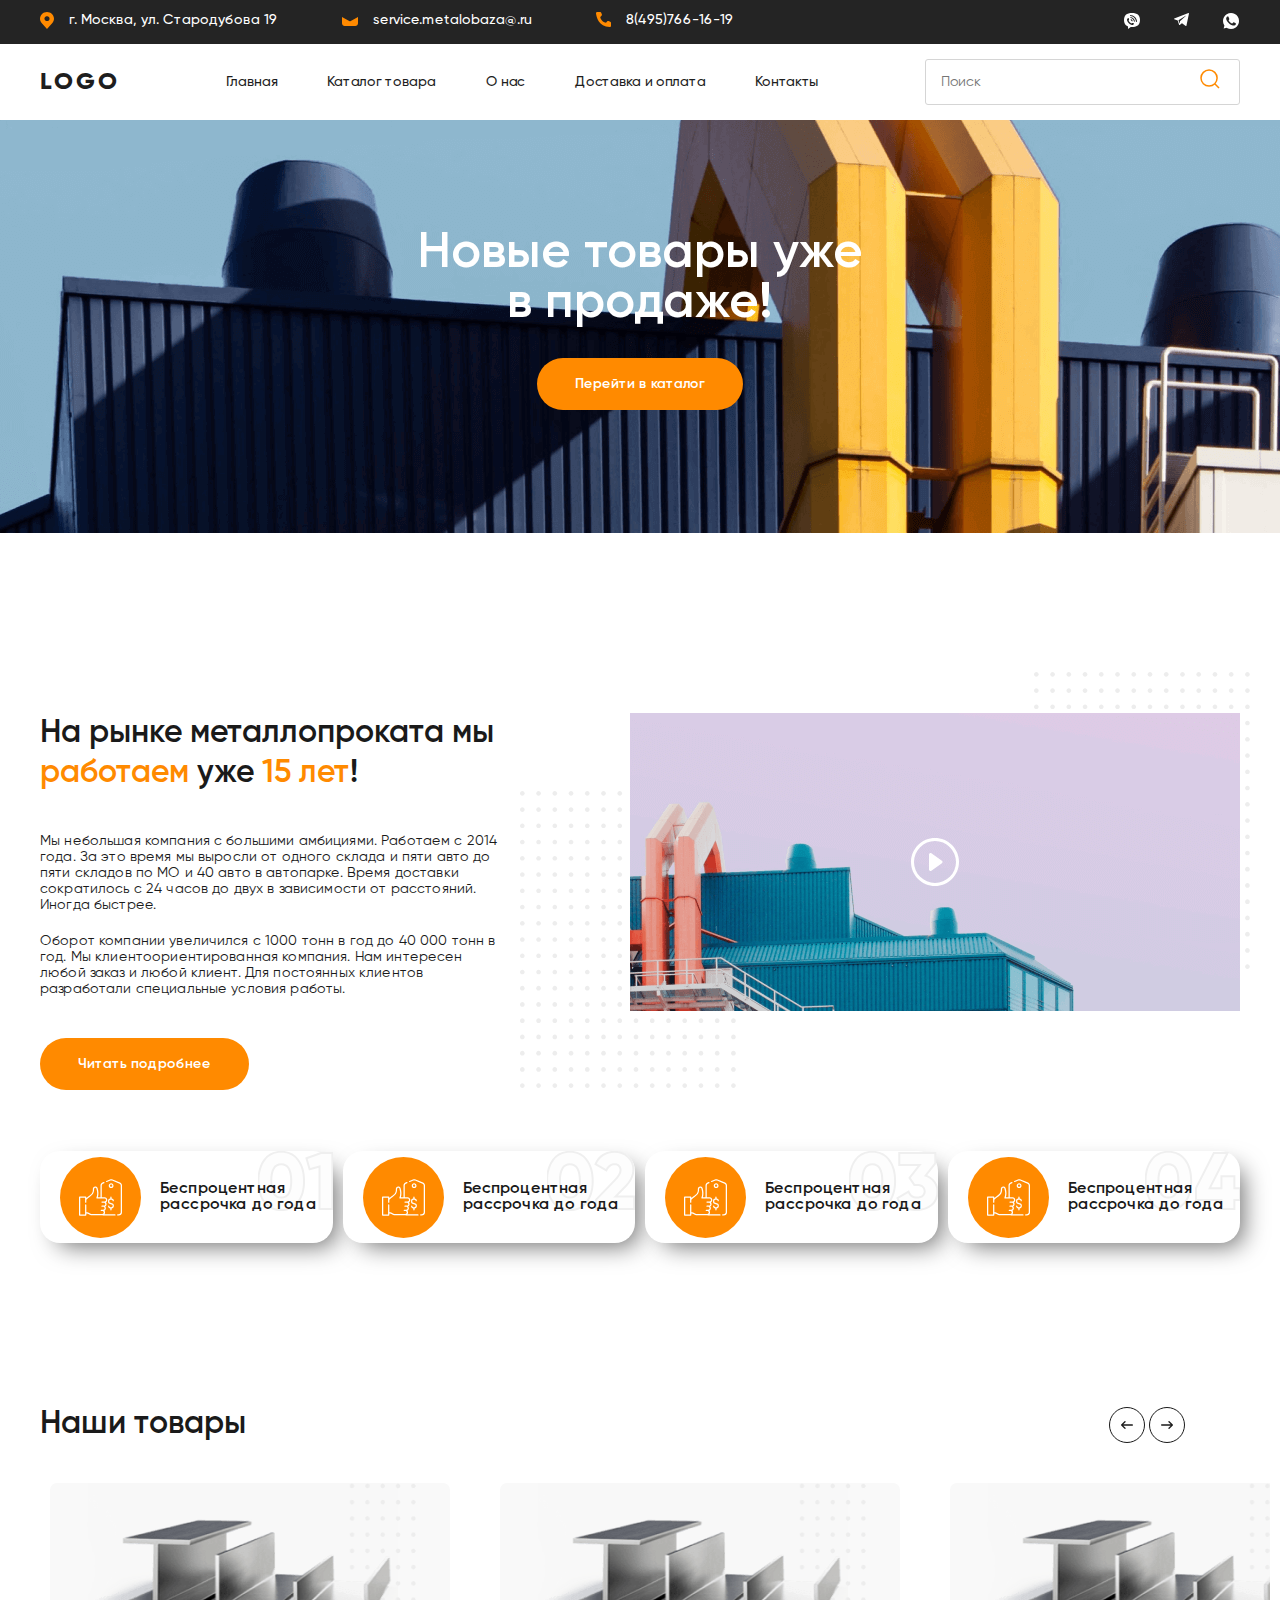
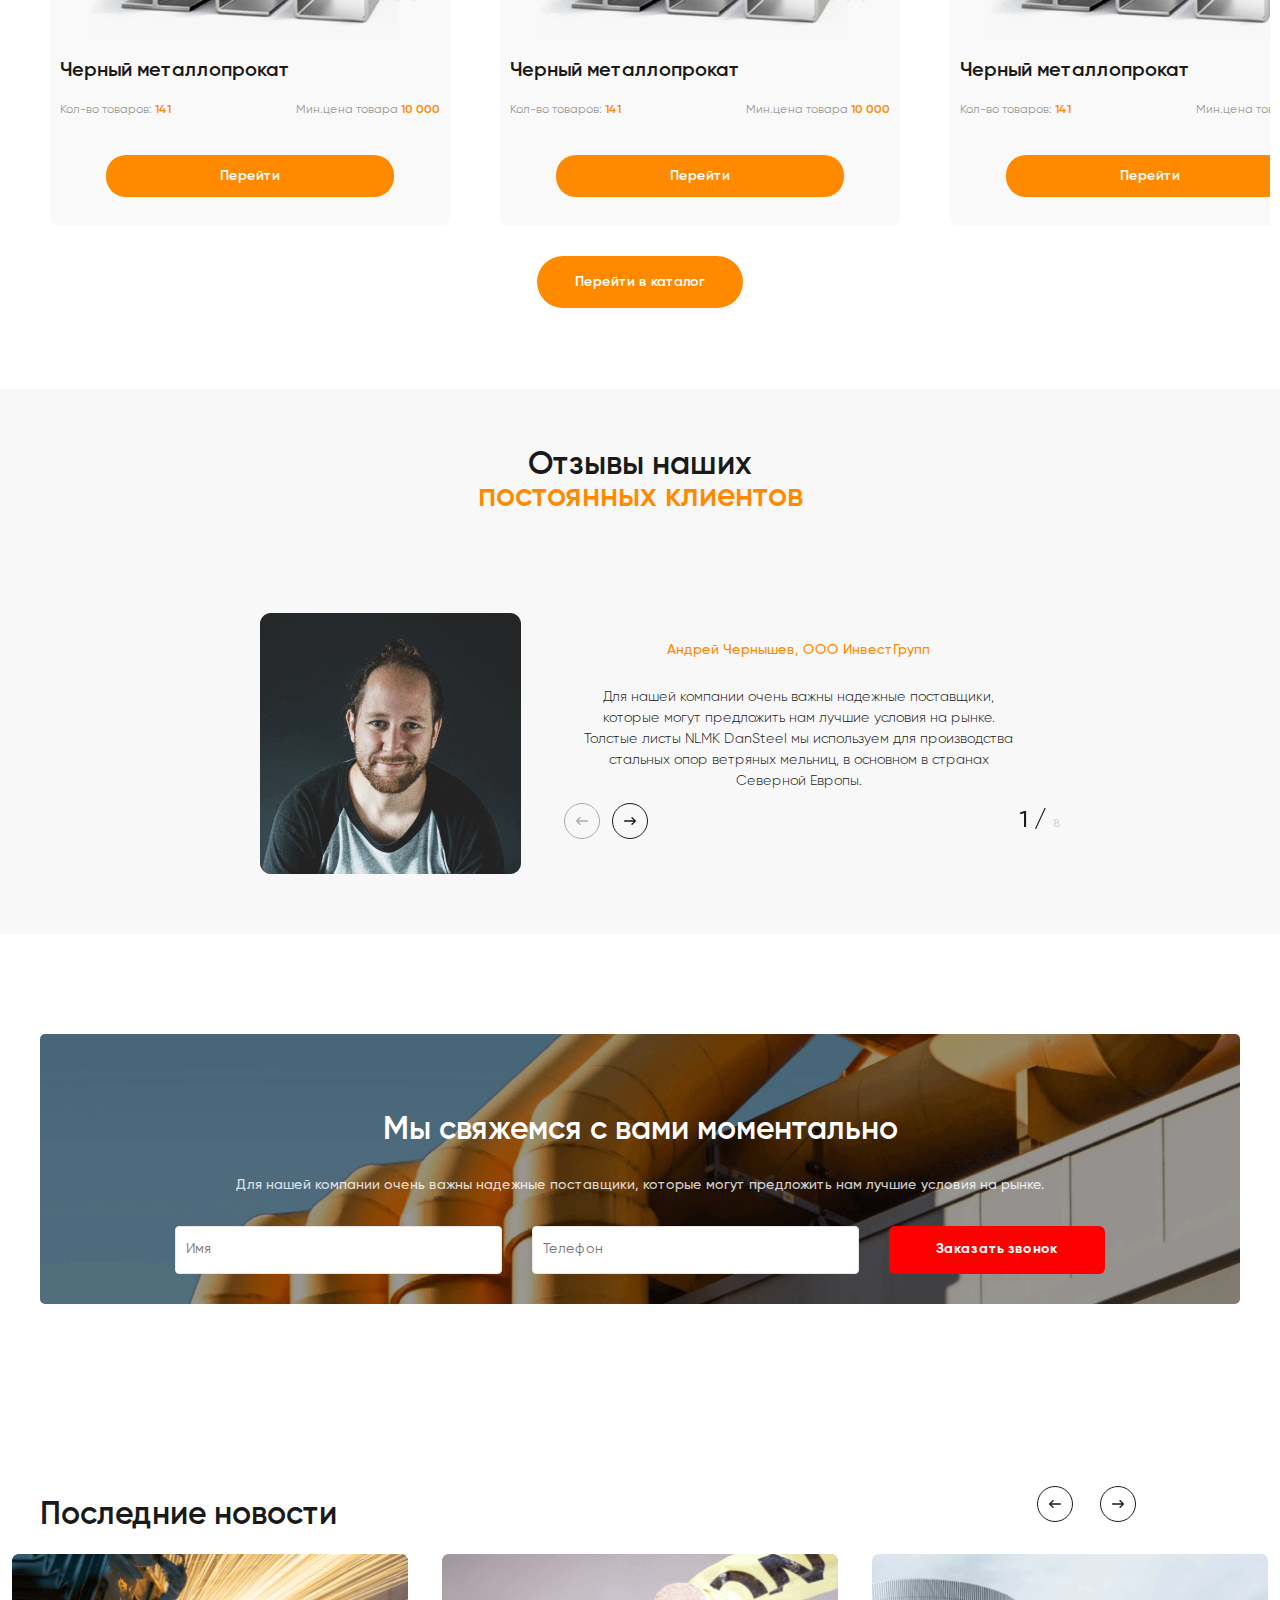
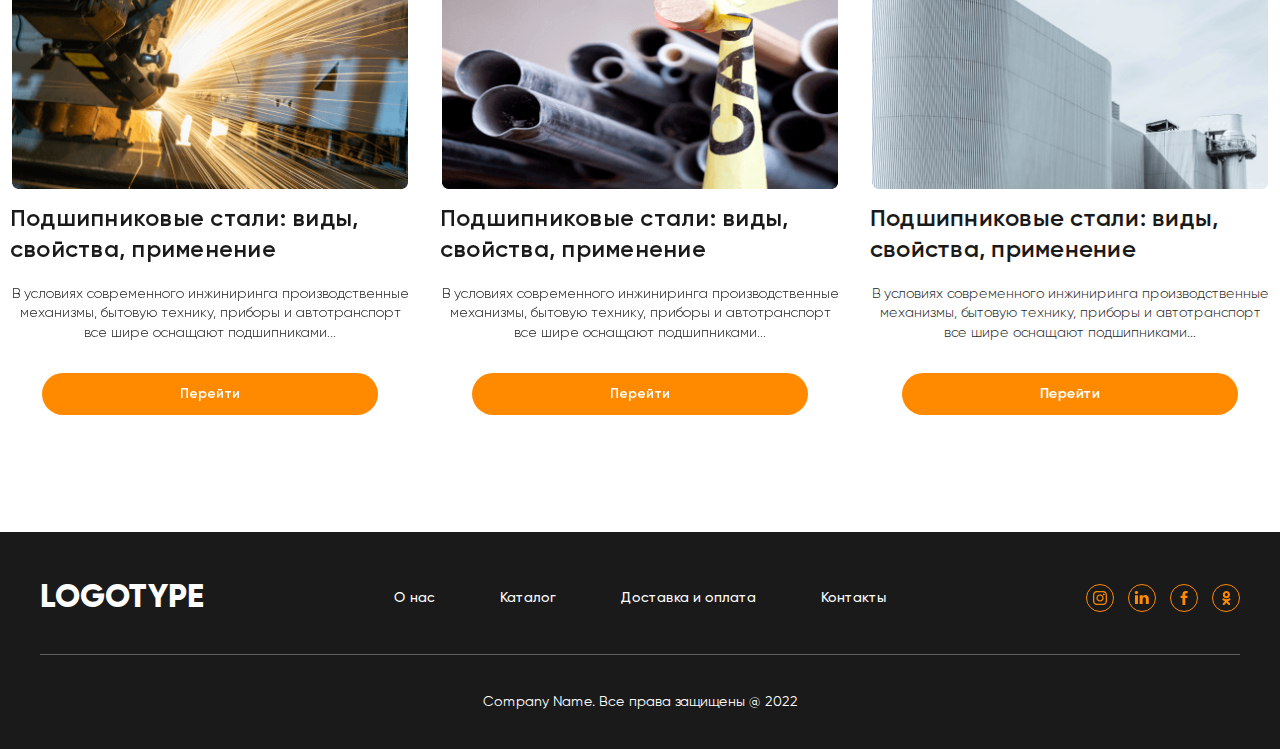
<file: index.html>
<!DOCTYPE html>
<html lang="ru">
<head>
    <meta charset="UTF-8">
    <meta http-equiv="X-UA-Compatible" content="IE=edge">
    <meta name="viewport" content="width=device-width, initial-scale=1.0">
    <link rel="stylesheet" href="css/style.css">
    <link rel="stylesheet" href="css/swiper.css">
    <title>Metall Home</title>
</head>
<body>
    <header>
        <div class="header-top">
            <div class="container">
                <div class="header-top--content">
                    <div class="header-top--info">
                        <a href="#" class="header-top--info-link header-link-location"><img src="img/loc.svg" alt=""> г. Москва, ул. Стародубова 19</a>
                        <a href="mailto:service.metalobaza@.ru" class="header-top--info-link header-link-email"><img src="img/mail.svg" alt=""> service.metalobaza@.ru</a>
                        <a href="tel:8(495)766-16-19" class="header-top--info-link header-link-phone"><img src="img/phone.svg" alt=""> 8(495)766-16-19</a>
                    </div>
                    <div class="header-top--social">
                        <a href="#" class="header-social"><img src="img/twitter.svg" alt=""></a>
                        <a href="#" class="header-social"><img src="img/tg.svg" alt=""></a>
                        <a href="#" class="header-social"><img src="img/wh.svg" alt=""></a>
                    </div>
                </div>
            </div>
        </div>
         <div class="container">
            <div class="header-bottom-content">
                <div class="header-logo-wrap">
                    <a href="index.html" class="header-logo">
                        logo
                    </a>
                </div>
                <nav class="nav">
                    <div class="nav-burger-menu-wrap menu-btn">
                        <span class="nav-burger-line"></span>
                        <span class="nav-burger-line"></span>
                        <span class="nav-burger-line"></span>
                    </div>
                    <div class="nav-burger-menu menu">
                        <ul class="nav-list menu">
                            <li><a href="index.html" class="nav-link">Главная</a></li>
                            <li><a href="catalog.html" class="nav-link nav-link-dropdown">Каталог товара</a></li>
                            <li><a href="about.html" class="nav-link">О нас</a></li>
                            <li><a href="#" class="nav-link">Доставка и оплата</a></li>
                            <li><a href="contact.html" class="nav-link">Контакты</a></li>
                        </ul>
                        <form class="header-form mobile-search-form" action="">
                            <input placeholder="Поиск" type="search" name="" id="">
                            <button ><img src="img/search.svg" alt=""></button>
                        </form>
                    </div>
                </nav>
                 <form class="header-form" action="">
                    <input placeholder="Поиск" type="search" name="" id="">
                    <button ><img src="img/search.svg" alt=""></button>
                </form>
            </div>
        </div> 
    </header>
   <section class="hero" >
        <div class="container">
            <div class="hero-content">
                <h1> Новые товары уже<br>
                    в продаже!</h1>
                <div class="">
                    <a href="catalog.html" class="hero-link">Перейти в каталог</a>
                </div>
            </div>
        </div>
    </section>
     <section class="description">
        <div class="container">
            <div class="description-content">
                <div class="description-content--column">
                    <h1>На рынке металлопроката мы <span>работаем</span> уже <span>15 лет</span>!</h1>
                    <p>Мы небольшая компания с большими амбициями. Работаем с 2014 года. За это время мы выросли от одного склада и пяти авто до пяти складов по МО и 40 авто в автопарке. Время доставки сократилось с 24 часов до двух в зависимости от расстояний. Иногда быстрее.</p>
                    <p>Оборот компании увеличился с 1000 тонн в год до 40 000 тонн в год. Мы клиентоориентированная компания. Нам интересен любой заказ и любой клиент. Для постоянных клиентов разработали специальные условия работы.</p>
                    <a href="#">Читать подробнее</a>
                    </div>
                <div class="description-content--column">

                        <video class="video" poster="img/poster.png">
                            <source src="video/videoplayback.mp4" type="video/mp4" />
                        </video>
                      <div class="playpause"></div>
              </div>
            </div>
        <div class="description-card-wrap">
                <div class="description-card">
                    <img src="img/card-1.svg" alt="">
                    <p>Беспроцентная рассрочка до года</p>
                </div>
                <div class="description-card">
                    <img src="img/card-1.svg" alt="">
                    <p>Беспроцентная рассрочка до года</p>
                </div>
                <div class="description-card">
                    <img src="img/card-1.svg" alt="">
                    <p>Беспроцентная рассрочка до года</p>
                </div>
                <div class="description-card">
                    <img src="img/card-1.svg" alt="">
                    <p>Беспроцентная рассрочка до года</p>
                </div>
            </div>  
        </div>
    </section> 
   <section class="slider-product-wrap ">
         <div class="container"> 
           <h2 class="slider-product-title">Наши товары</h2> </div>
     
      <div class="container-slider-product"> 
      
            <div class="slider-product swiper mySwiper">
                <div class="swiper-wrapper">
                <div class="slide-product swiper-slide">
                    <div class="product-card" itemscope itemtype="https://schema.org/Product">
                        <img src="img/prodcut-grid.png" itemprop="image" alt="">
                        <div class="product-title itemprop="name"">Черный металлопрокат</div>
                        <div class="product-info">
                            <div class="">
                                <p class="">Кол-во товаров: <span>141</span></p>
                            </div>
                            <div class="" itemtop="offers" itemscope itemtype="https://schema.org/Offer">
                                <p class="">Мин.цена товара <span itemprop="price">10 000</span></p>
                            </div>
                        </div>
                        <a href="product.html">Перейти</a>
                    </div>
                </div>
                <div class="slide-product swiper-slide">
                    <div class="product-card" itemscope itemtype="https://schema.org/Product">
                        <img src="img/prodcut-grid.png" itemprop="image" alt="">
                        <div class="product-title itemprop="name"">Черный металлопрокат</div>
                        <div class="product-info">
                            <div class="">
                                <p class="">Кол-во товаров: <span>141</span></p>
                            </div>
                            <div class="" itemtop="offers" itemscope itemtype="https://schema.org/Offer">
                                <p class="">Мин.цена товара <span itemprop="price">10 000</span></p>
                            </div>
                        </div>
                        <a href="product.html">Перейти</a>
                    </div>
                </div>
                <div class="slide-product swiper-slide">
                    <div class="product-card" itemscope itemtype="https://schema.org/Product">
                        <img src="img/prodcut-grid.png" itemprop="image" alt="">
                        <div class="product-title itemprop="name"">Черный металлопрокат</div>
                        <div class="product-info">
                            <div class="">
                                <p class="">Кол-во товаров: <span>141</span></p>
                            </div>
                            <div class="" itemtop="offers" itemscope itemtype="https://schema.org/Offer">
                                <p class="">Мин.цена товара <span itemprop="price">10 000</span></p>
                            </div>
                        </div>
                        <a href="product.html">Перейти</a>
                    </div>
                </div>
                <div class="slide-product swiper-slide">
                    <div class="product-card" itemscope itemtype="https://schema.org/Product">
                        <img src="img/prodcut-grid.png" itemprop="image" alt="">
                        <div class="product-title itemprop="name"">Черный металлопрокат</div>
                        <div class="product-info">
                            <div class="">
                                <p class="">Кол-во товаров: <span>141</span></p>
                            </div>
                            <div class="" itemtop="offers" itemscope itemtype="https://schema.org/Offer">
                                <p class="">Мин.цена товара <span itemprop="price">10 000</span></p>
                            </div>
                        </div>
                        <a href="product.html">Перейти</a>
                    </div>
                </div>
                <div class="slide-product swiper-slide">
                    <div class="product-card" itemscope itemtype="https://schema.org/Product">
                        <img src="img/prodcut-grid.png" itemprop="image" alt="">
                        <div class="product-title itemprop="name"">Черный металлопрокат</div>
                        <div class="product-info">
                            <div class="">
                                <p class="">Кол-во товаров: <span>141</span></p>
                            </div>
                            <div class="" itemtop="offers" itemscope itemtype="https://schema.org/Offer">
                                <p class="">Мин.цена товара <span itemprop="price">10 000</span></p>
                            </div>
                        </div>
                        <a href="product.html">Перейти</a>
                    </div>
                </div>
                <div class="slide-product swiper-slide">
                    <div class="product-card" itemscope itemtype="https://schema.org/Product">
                        <img src=" img/prodcut-grid.png" itemprop="image" alt="">
                        <div class="product-title" itemprop="name">Черный металлопрокат</div>
                        <div class="product-info">
                            <div class="">
                                <p class="">Кол-во товаров: <span>141</span></p>
                            </div>
                            <div class="" itemtop="offers" itemscope itemtype="https://schema.org/Offer">
                                <p class="">Мин.цена товара <span itemprop="price">10 000</span></p>
                            </div>
                        </div>
                        <a href="product.html">Перейти</a>
                    </div>
                </div>
                <div class="slide-product swiper-slide">
                    <div class="product-card" itemscope itemtype="https://schema.org/Product">
                        <img src=" img/prodcut-grid.png" itemprop="image" alt="">
                        <div class="product-title" itemprop="name">Черный металлопрокат</div>
                        <div class="product-info">
                            <div class="">
                                <p class="">Кол-во товаров: <span>141</span></p>
                            </div>
                            <div class="" itemtop="offers" itemscope itemtype="https://schema.org/Offer">
                                <p class="">Мин.цена товара <span itemprop="price">10 000</span></p>
                            </div>
                        </div>
                        <a href="product.html">Перейти</a>
                    </div>
                </div>
                <div class="slide-product swiper-slide">
                    <div class="product-card" itemscope itemtype="https://schema.org/Product">
                        <img src=" img/prodcut-grid.png" itemprop="image" alt="">
                        <div class="product-title" itemprop="name">Черный металлопрокат</div>
                        <div class="product-info">
                            <div class="">
                                <p class="">Кол-во товаров: <span>141</span></p>
                            </div>
                            <div class="" itemtop="offers" itemscope itemtype="https://schema.org/Offer">
                                <p class="">Мин.цена товара <span itemprop="price">10 000</span></p>
                            </div>
                        </div>
                        <a href="product.html">Перейти</a>
                    </div>
                </div>
                <div class="slide-product swiper-slide">
                    <div class="product-card" itemscope itemtype="https://schema.org/Product">
                        <img src=" img/prodcut-grid.png" itemprop="image" alt="">
                        <div class="product-title" itemprop="name">Черный металлопрокат</div>
                        <div class="product-info">
                            <div class="">
                                <p class="">Кол-во товаров: <span>141</span></p>
                            </div>
                            <div class="" itemtop="offers" itemscope itemtype="https://schema.org/Offer">
                                <p class="">Мин.цена товара <span itemprop="price">10 000</span></p>
                            </div>
                        </div>
                        <a href="product.html">Перейти</a>
                    </div>
                </div>
                <div class="slide-product swiper-slide">
                    <div class="product-card" itemscope itemtype="https://schema.org/Product">
                        <img src=" img/prodcut-grid.png" itemprop="image" alt="">
                        <div class="product-title" itemprop="name">Черный металлопрокат</div>
                        <div class="product-info">
                            <div class="">
                                <p class="">Кол-во товаров: <span>141</span></p>
                            </div>
                            <div class="" itemtop="offers" itemscope itemtype="https://schema.org/Offer">
                                <p class="">Мин.цена товара <span itemprop="lowprice">10 000</span></p>
                            </div>
                        </div>
                        <a href="product.html">Перейти</a>
                    </div>
                </div>
                </div>
                <div class="swiper-button-prev slider-product-prev"></div>
                <div class="swiper-button-next slider-product-next"></div>
            </div>
       </div>
       <div class="product-slider-link-wrap">
           <a href="catalog.html" class="product-slider-link">Перейти в каталог</a>
        </div>
    </section> 
     <section class="reviews">
        <div class="container">
            <h4 class="reviews-title">
                Отзывы наших <br><span>постоянных клиентов</span>
            </h4>
            <div class="reviews-slider swiper swiper-reviews">
                <div class="swiper-wrapper">
                <div class="reviews-container swiper-slide">
                     
                    <div class="container-reviews-row">
                        <div class="reviews-img">
                            <img src="img/reviews.png" alt="">
                        </div>
                        <div class="reviews-txt">
                            <p>Андрей Чернышев, ООО ИнвестГрупп</p>
                            <span>Для нашей компании очень важны надежные поставщики, которые могут предложить нам лучшие условия на рынке. Толстые листы NLMK DanSteel мы используем для производства стальных опор ветряных мельниц, в основном в странах Северной Европы.</span>
                        </div>
                    </div>
                </div>
                <div class="reviews-container swiper-slide">
                     
                    <div class="container-reviews-row">
                        <div class="reviews-img">
                            <img src="img/reviews.png" alt="">
                        </div>
                        <div class="reviews-txt">
                            <p>Андрей Чернышев, ООО ИнвестГрупп</p>
                            <span>Для нашей компании очень важны надежные поставщики, которые могут предложить нам лучшие условия на рынке. Толстые листы NLMK DanSteel мы используем для производства стальных опор ветряных мельниц, в основном в странах Северной Европы.</span>
                        </div>
                    </div>
                </div>
                <div class="reviews-container swiper-slide">
                     
                    <div class="container-reviews-row">
                        <div class="reviews-img">
                            <img src="img/reviews.png" alt="">
                        </div>
                        <div class="reviews-txt">
                            <p>Андрей Чернышев, ООО ИнвестГрупп</p>
                            <span>Для нашей компании очень важны надежные поставщики, которые могут предложить нам лучшие условия на рынке. Толстые листы NLMK DanSteel мы используем для производства стальных опор ветряных мельниц, в основном в странах Северной Европы.</span>
                        </div>
                    </div>
                </div>
                <div class="reviews-container swiper-slide">
                     
                    <div class="container-reviews-row">
                        <div class="reviews-img">
                            <img src="img/reviews.png" alt="">
                        </div>
                        <div class="reviews-txt">
                            <p>Андрей Чернышев, ООО ИнвестГрупп</p>
                            <span>Для нашей компании очень важны надежные поставщики, которые могут предложить нам лучшие условия на рынке. Толстые листы NLMK DanSteel мы используем для производства стальных опор ветряных мельниц, в основном в странах Северной Европы.</span>
                        </div>
                    </div>
                </div>
                <div class="reviews-container swiper-slide">
                     
                    <div class="container-reviews-row">
                        <div class="reviews-img">
                            <img src="img/reviews.png" alt="">
                        </div>
                        <div class="reviews-txt">
                            <p>Андрей Чернышев, ООО ИнвестГрупп</p>
                            <span>Для нашей компании очень важны надежные поставщики, которые могут предложить нам лучшие условия на рынке. Толстые листы NLMK DanSteel мы используем для производства стальных опор ветряных мельниц, в основном в странах Северной Европы.</span>
                        </div>
                    </div>
                </div>
                <div class="reviews-container swiper-slide">
                     
                    <div class="container-reviews-row">
                        <div class="reviews-img">
                            <img src="img/reviews.png" alt="">
                        </div>
                        <div class="reviews-txt">
                            <p>Андрей Чернышев, ООО ИнвестГрупп</p>
                            <span>Для нашей компании очень важны надежные поставщики, которые могут предложить нам лучшие условия на рынке. Толстые листы NLMK DanSteel мы используем для производства стальных опор ветряных мельниц, в основном в странах Северной Европы.</span>
                        </div>
                    </div>
                </div>
                <div class="reviews-container swiper-slide">
                     
                    <div class="container-reviews-row">
                        <div class="reviews-img">
                            <img src="img/reviews.png" alt="">
                        </div>
                        <div class="reviews-txt">
                            <p>Андрей Чернышев, ООО ИнвестГрупп</p>
                            <span>Для нашей компании очень важны надежные поставщики, которые могут предложить нам лучшие условия на рынке. Толстые листы NLMK DanSteel мы используем для производства стальных опор ветряных мельниц, в основном в странах Северной Европы.</span>
                        </div>
                    </div>
                </div>
                <div class="reviews-container swiper-slide">
                     
                    <div class="container-reviews-row">
                        <div class="reviews-img">
                            <img src="img/reviews.png" alt="">
                        </div>
                        <div class="reviews-txt">
                            <p>Андрей Чернышев, ООО ИнвестГрупп</p>
                            <span>Для нашей компании очень важны надежные поставщики, которые могут предложить нам лучшие условия на рынке. Толстые листы NLMK DanSteel мы используем для производства стальных опор ветряных мельниц, в основном в странах Северной Европы.</span>
                        </div>
                    </div>
                </div>
            </div>
            <div class="reviews-slider-arrow">
                <div class="swiper-button-prev slider-reviews-prev"></div>
                <div class="swiper-button-next slider-reviews-next"></div>
                <div class="swiper-pagination reviews-pagination"></div>
            </div>
          
            </div>
        </div>
    </section> 
   <section class="cta">
        <div class="container">
            <div class="cta-content">
                <h3>Мы свяжемся с вами моментально</h3>
                <p>Для нашей компании очень важны надежные поставщики, которые могут 
                    предложить нам лучшие условия на рынке.</p>
                <form action="" class="form-cta">
                    <input required type="name" placeholder="Имя">
                    <input required type="tel" placeholder="Телефон">
                    <button>Заказать звонок</button>
                </form>
            </div>
        </div>
    </section>  
    <section class="last-news">
        <div class="container">
            <h4 class="slider-news-title">Последние новости</h4>
        </div>
        <div class="container-slider-product"> 
      
            <div class="slider-news swiper slider-news">
               
                <div class="swiper-wrapper">
                <div class="news-slide swiper-slide">
                    <div class="news-card">
                        <img src="img/news-card-1.png" alt="">
                        <div class="news-title">Подшипниковые стали: виды, свойства, применение</div>
                        <div class="news-info">
                            В условиях современного инжиниринга производственные механизмы, бытовую технику, приборы и автотранспорт все шире оснащают подшипниками...
                        </div>
                        <a href="#">Перейти</a>
                    </div>
                </div>
                <div class="news-slide swiper-slide">
                    <div class="news-card">
                        <img src="img/news-card-2.png" alt="">
                        <div class="news-title">Подшипниковые стали: виды, свойства, применение</div>
                        <div class="news-info">
                            В условиях современного инжиниринга производственные механизмы, бытовую технику, приборы и автотранспорт все шире оснащают подшипниками...
                        </div>
                        <a href="#">Перейти</a>
                    </div>
                </div>
                <div class="news-slide swiper-slide">
                    <div class="news-card">
                        <img src="img/news-card-3.png" alt="">
                        <div class="news-title">Подшипниковые стали: виды, свойства, применение</div>
                        <div class="news-info">
                           В условиях современного инжиниринга производственные механизмы, бытовую технику, приборы и автотранспорт все шире оснащают подшипниками...
                        </div>
                        <a href="#">Перейти</a>
                    </div>
                </div>
                <div class="news-slide swiper-slide">
                    <div class="news-card">
                        <img src="img/news-card-1.png" alt="">
                        <div class="news-title">Подшипниковые стали: виды, свойства, применение</div>
                        <div class="news-info">
                            В условиях современного инжиниринга производственные механизмы, бытовую технику, приборы и автотранспорт все шире оснащают подшипниками...
                        </div>
                        <a href="#">Перейти</a>
                    </div>
                </div>
                <div class="news-slide swiper-slide">
                    <div class="news-card">
                        <img src="img/news-card-2.png" alt="">
                        <div class="news-title">Подшипниковые стали: виды, свойства, применение</div>
                        <div class="news-info">
                          В условиях современного инжиниринга производственные механизмы, бытовую технику, приборы и автотранспорт все шире оснащают подшипниками...
                        </div>
                        <a href="#">Перейти</a>
                    </div>
                </div>
                <div class="news-slide swiper-slide">
                    <div class="news-card">
                        <img src="img/news-card-3.png" alt="">
                        <div class="news-title">Подшипниковые стали: виды, свойства, применение</div>
                        <div class="news-info">
                           В условиях современного инжиниринга производственные механизмы, бытовую технику, приборы и автотранспорт все шире оснащают подшипниками...
                        </div>
                        <a href="#">Перейти</a>
                    </div>
                </div>
                </div>
                <div class="swiper-button-prev last-news-slider-prev"></div>
                <div class="swiper-button-next last-news-slider-next"></div>
            </div>
       </div>  
    </section> 
  <footer class="footer">
        <div class="container">
            <div class="footer-content">
                <div class="footer-logo">
                    LOGOTYPE
                </div>
                <div class="footer-nav">
                    <ul class="footer-nav-list">
                        <li class="footer-list-item"><a href="about.html">О нас</a></li>
                        <li class="footer-list-item"><a href="catalog.html">Каталог</a></li>
                        <li class="footer-list-item"><a href="#">Доставка и оплата</a></li>
                        <li class="footer-list-item"><a href="contact.html">Контакты</a></li>
                    </ul>
                </div>
                <div class="footer-social">
                    <a href="#"><img src="img/footer-inst.svg" alt=""></a>
                    <a href="#"><img src="img/footer-in.svg" alt=""></a>
                    <a href="#"><img src="img/footer-facebook.svg" alt=""></a>
                    <a href="#"><img src="img/footer-ok.svg" alt=""></a>
                </div>
            </div>
            <div class="footer-divider"></div>
            <div class="footer-copyright">Company Name. Все права защищены @ 2022</div>
        </div>
    </footer> 
    <script src="https://code.jquery.com/jquery-3.6.0.min.js" integrity="sha256-/xUj+3OJU5yExlq6GSYGSHk7tPXikynS7ogEvDej/m4=" crossorigin="anonymous"></script>
    <script src="https://unpkg.com/swiper/swiper-bundle.min.js"></script>
    <script src="js/main.js"></script>
</body>
</html>
</file>
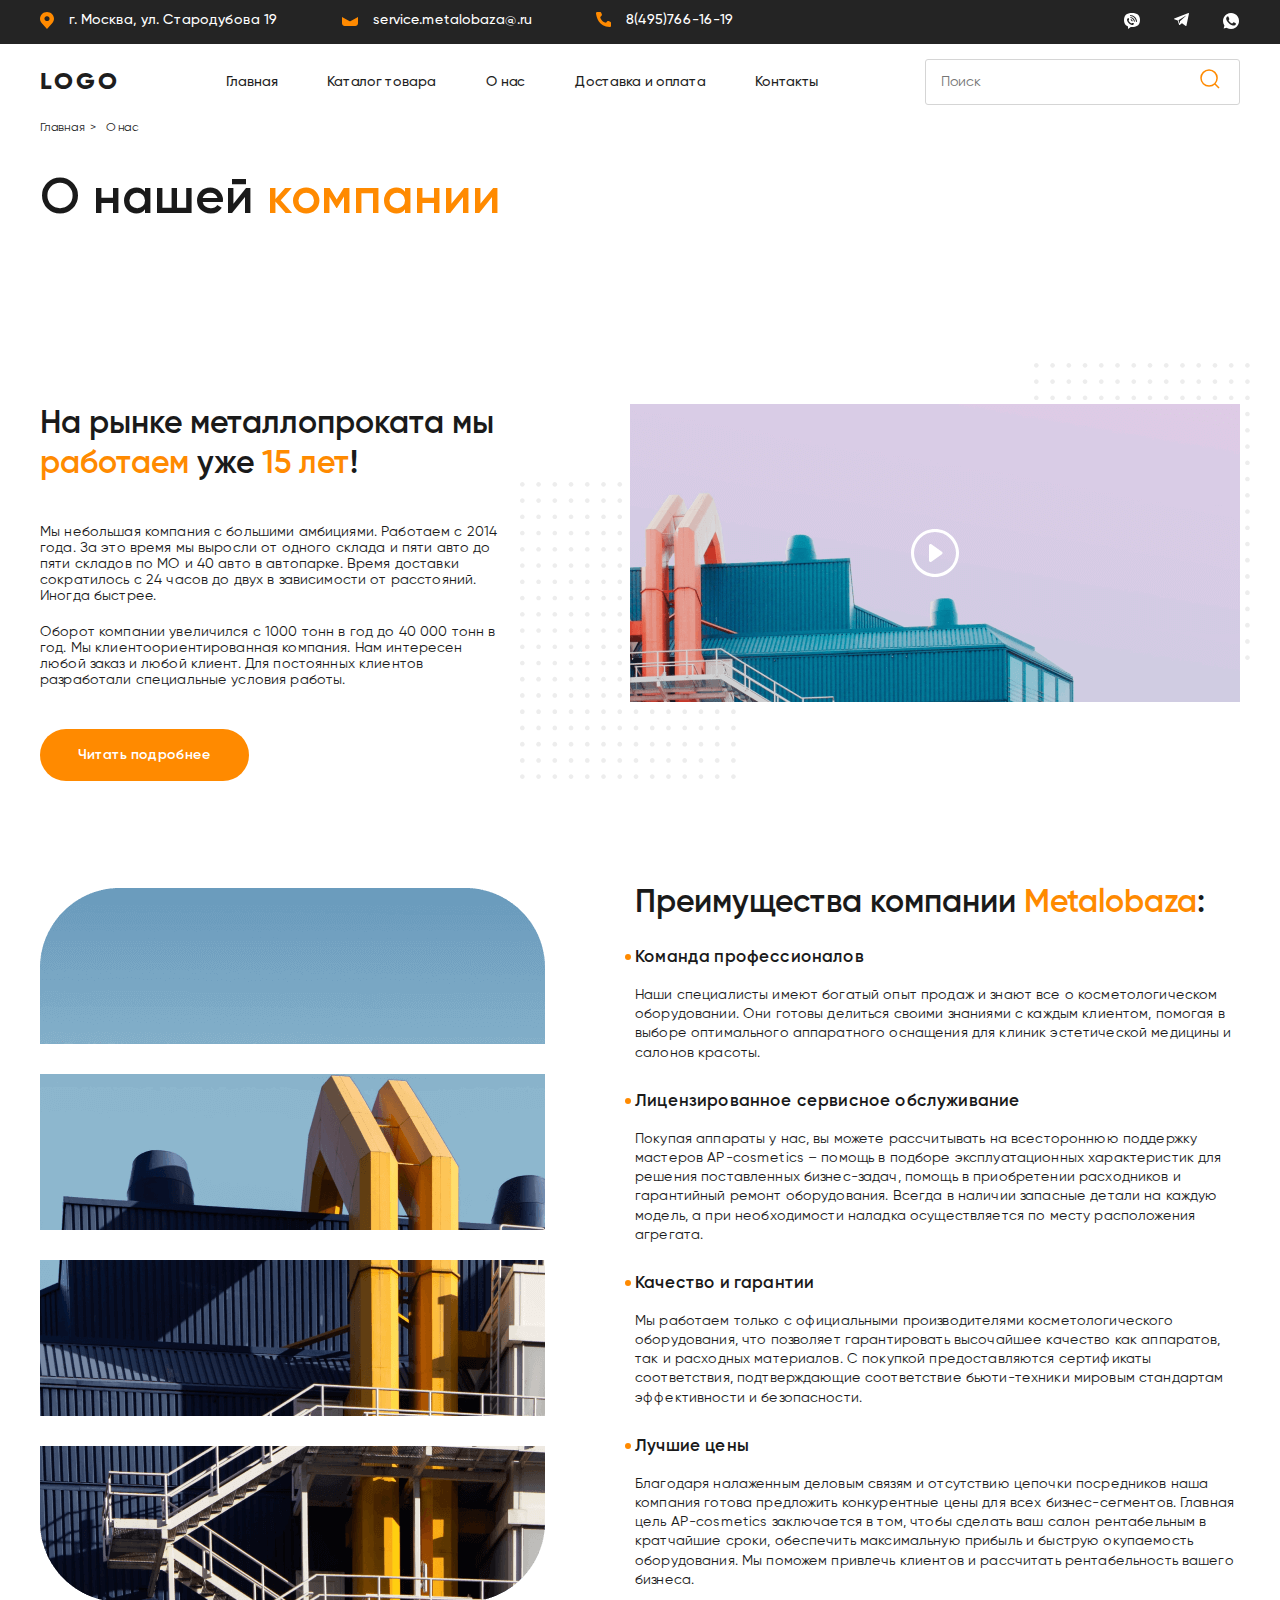
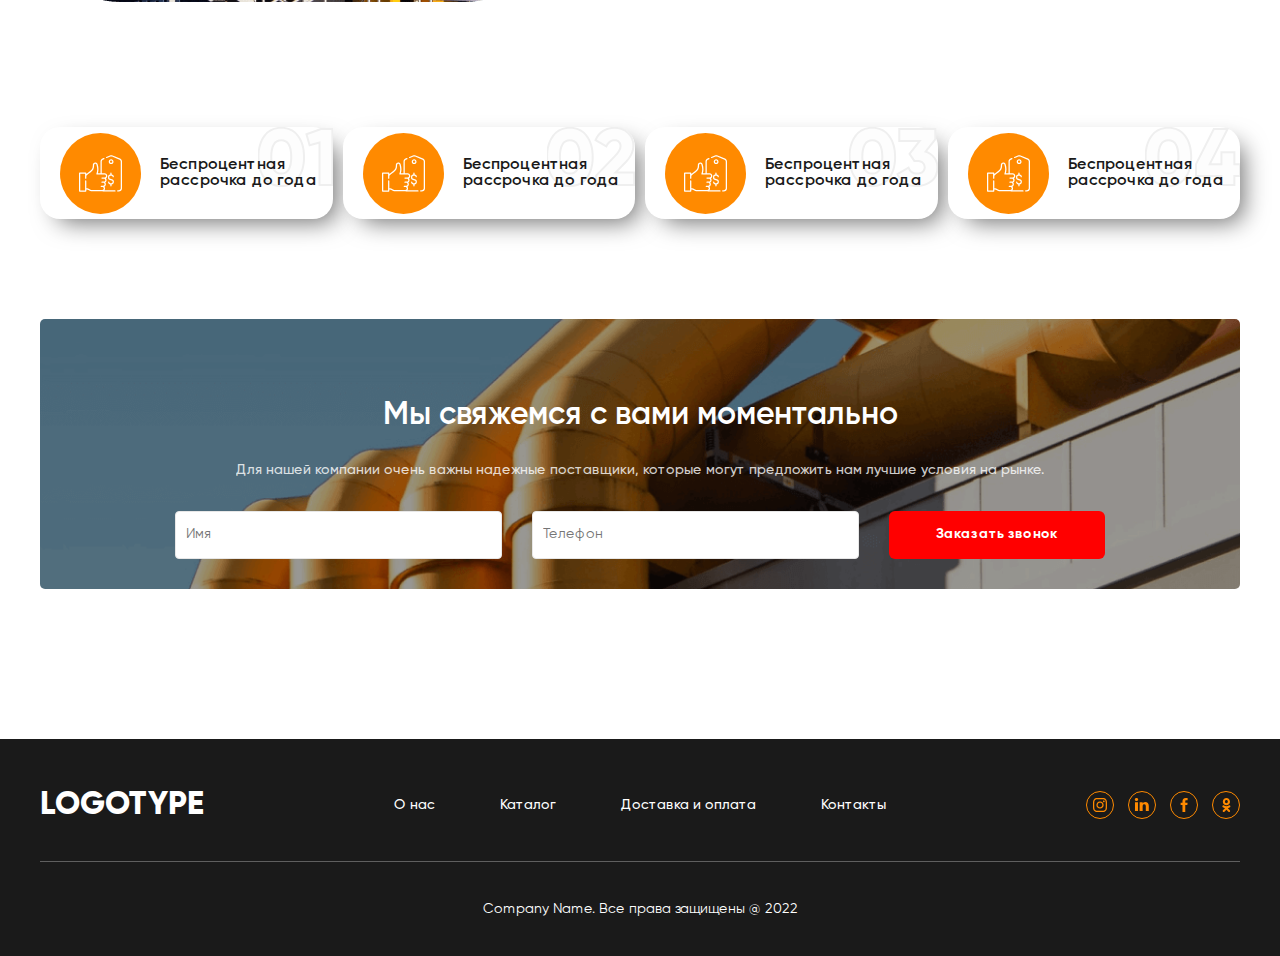
<file: about.html>
<!DOCTYPE html>
<html lang="ru">
<head>
    <meta charset="UTF-8">
    <meta http-equiv="X-UA-Compatible" content="IE=edge">
    <meta name="viewport" content="width=device-width, initial-scale=1.0">
    <link rel="stylesheet" href="css/style.css">
    <link rel="stylesheet" href="css/swiper.css">
    <title>Metall About</title>
</head>
<body>
    <header>
        <div class="header-top">
            <div class="container">
                <div class="header-top--content">
                    <div class="header-top--info">
                        <a href="#" class="header-top--info-link header-link-location"><img src="img/loc.svg" alt=""> г. Москва, ул. Стародубова 19</a>
                        <a href="mailto:service.metalobaza@.ru" class="header-top--info-link header-link-email"><img src="img/mail.svg" alt=""> service.metalobaza@.ru</a>
                        <a href="tel:8(495)766-16-19" class="header-top--info-link header-link-phone"><img src="img/phone.svg" alt=""> 8(495)766-16-19</a>
                    </div>
                    <div class="header-top--social">
                        <a href="#" class="header-social"><img src="img/twitter.svg" alt=""></a>
                        <a href="#" class="header-social"><img src="img/tg.svg" alt=""></a>
                        <a href="#" class="header-social"><img src="img/wh.svg" alt=""></a>
                    </div>
                </div>
            </div>
        </div>
         <div class="container">
            <div class="header-bottom-content">
                <div class="header-logo-wrap">
                    <a href="index.html" class="header-logo">
                        logo
                    </a>
                </div>
                <nav class="nav">
                    <div class="nav-burger-menu-wrap menu-btn">
                        <span class="nav-burger-line"></span>
                        <span class="nav-burger-line"></span>
                        <span class="nav-burger-line"></span>
                    </div>
                    <div class="nav-burger-menu menu">
                        <ul class="nav-list menu">
                            <li><a href="index.html" class="nav-link">Главная</a></li>
                            <li><a href="catalog.html" class="nav-link nav-link-dropdown">Каталог товара</a></li>
                            <li><a href="about.html" class="nav-link">О нас</a></li>
                            <li><a href="#" class="nav-link">Доставка и оплата</a></li>
                            <li><a href="contact.html" class="nav-link">Контакты</a></li>
                        </ul>
                        <form class="header-form mobile-search-form" action="">
                            <input placeholder="Поиск" type="search" name="" id="">
                            <button ><img src="img/search.svg" alt=""></button>
                        </form>
                    </div>
                </nav>
                 <form class="header-form" action="">
                    <input placeholder="Поиск" type="search" name="" id="">
                    <button ><img src="img/search.svg" alt=""></button>
                </form>
            </div>
        </div> 
    </header>
    <div class="container">
        <div class="breadcump-wrap">
            <div class="breadcump">
                <a href="index.html">Главная</a>
                <a href="#">О нас</a>
            </div>
        </div>
        <h1 class="about-title">О нашей <span>компании</span></h1>
    </div>
     <section class="description">
        <div class="container">
            <div class="description-content">
                <div class="description-content--column">
                    <h1>На рынке металлопроката мы <span>работаем</span> уже <span>15 лет</span>!</h1>
                    <p>Мы небольшая компания с большими амбициями. Работаем с 2014 года. За это время мы выросли от одного склада и пяти авто до пяти складов по МО и 40 авто в автопарке. Время доставки сократилось с 24 часов до двух в зависимости от расстояний. Иногда быстрее.</p>
                    <p>Оборот компании увеличился с 1000 тонн в год до 40 000 тонн в год. Мы клиентоориентированная компания. Нам интересен любой заказ и любой клиент. Для постоянных клиентов разработали специальные условия работы.</p>
                    <a href="#">Читать подробнее</a>
                    </div>
                    <div class="description-content--column">

                        <video class="video" poster="img/poster.png">
                            <source src="video/videoplayback.mp4" type="video/mp4" />
                        </video>
                      <div class="playpause"></div>
              </div>
            </div>
            <div class="description-about-content">
                <div class="description-about-content-img">
                    <img src="img/about-img.png" alt="">
                </div>
                <div class="description-about-content-txt">
                    <h2 class="about-title-h2">Преимущества компании <span>Metalobaza</span>:</h2>
                    <div class="description-about-content-txt-item">
                        <p>Команда профессионалов</p>
                        <span>Наши специалисты имеют богатый опыт продаж и знают все о косметологическом оборудовании. Они готовы делиться своими знаниями с каждым клиентом, помогая в выборе оптимального аппаратного оснащения для клиник эстетической медицины и салонов красоты.</span>
                    </div>
                    <div class="description-about-content-txt-item">
                        <p>Лицензированное сервисное обслуживание</p>
                        <span>Покупая аппараты у нас, вы можете рассчитывать на всестороннюю поддержку мастеров AP-cosmetics – помощь в подборе эксплуатационных характеристик для решения поставленных бизнес-задач, помощь в приобретении расходников и гарантийный ремонт оборудования. Всегда в наличии запасные детали на каждую модель, а при необходимости наладка осуществляется по месту расположения агрегата.</span>
                    </div>
                    <div class="description-about-content-txt-item">
                        <p>Качество и гарантии</p>
                        <span>Мы работаем только с официальными производителями косметологического оборудования, что позволяет гарантировать высочайшее качество как аппаратов, так и расходных материалов. С покупкой предоставляются сертификаты соответствия, подтверждающие соответствие бьюти-техники мировым стандартам эффективности и безопасности.</span>
                    </div>
                    <div class="description-about-content-txt-item">
                        <p>Лучшие цены</p>
                        <span>Благодаря налаженным деловым связям и отсутствию цепочки посредников наша компания готова предложить конкурентные цены для всех бизнес-сегментов. Главная цель AP-cosmetics заключается в том, чтобы сделать ваш салон рентабельным в кратчайшие сроки, обеспечить максимальную прибыль и быструю окупаемость оборудования. Мы поможем привлечь клиентов и рассчитать рентабельность вашего бизнеса.</span>
                    </div>
                </div>
            </div>
        <div class="description-card-wrap">
                <div class="description-card">
                    <img src="img/card-1.svg" alt="">
                    <p>Беспроцентная рассрочка до года</p>
                </div>
                <div class="description-card">
                    <img src="img/card-1.svg" alt="">
                    <p>Беспроцентная рассрочка до года</p>
                </div>
                <div class="description-card">
                    <img src="img/card-1.svg" alt="">
                    <p>Беспроцентная рассрочка до года</p>
                </div>
                <div class="description-card">
                    <img src="img/card-1.svg" alt="">
                    <p>Беспроцентная рассрочка до года</p>
                </div>
            </div>  
        </div>
    </section> 


   <section class="cta">
        <div class="container">
            <div class="cta-content">
                <h3>Мы свяжемся с вами моментально</h3>
                <p>Для нашей компании очень важны надежные поставщики, которые могут 
                    предложить нам лучшие условия на рынке.</p>
                <form action="" class="form-cta">
                    <input required type="name" placeholder="Имя">
                    <input required type="tel" placeholder="Телефон">
                    <button>Заказать звонок</button>
                </form>
            </div>
        </div>
    </section>  

  <footer class="footer">
        <div class="container">
            <div class="footer-content">
                <div class="footer-logo">
                    LOGOTYPE
                </div>
                <div class="footer-nav">
                    <ul class="footer-nav-list">
                        <li class="footer-list-item"><a href="about.html">О нас</a></li>
                        <li class="footer-list-item"><a href="catalog.html">Каталог</a></li>
                        <li class="footer-list-item"><a href="#">Доставка и оплата</a></li>
                        <li class="footer-list-item"><a href="contact.html">Контакты</a></li>
                    </ul>
                </div>
                <div class="footer-social">
                    <a href="#"><img src="img/footer-inst.svg" alt=""></a>
                    <a href="#"><img src="img/footer-in.svg" alt=""></a>
                    <a href="#"><img src="img/footer-facebook.svg" alt=""></a>
                    <a href="#"><img src="img/footer-ok.svg" alt=""></a>
                </div>
            </div>
            <div class="footer-divider"></div>
            <div class="footer-copyright">Company Name. Все права защищены @ 2022</div>
        </div>
    </footer> 
    <script src="https://code.jquery.com/jquery-3.6.0.min.js" integrity="sha256-/xUj+3OJU5yExlq6GSYGSHk7tPXikynS7ogEvDej/m4=" crossorigin="anonymous"></script>
    <script src="https://unpkg.com/swiper/swiper-bundle.min.js"></script>
    <script src="js/main.js"></script>
</body>
</html>
</file>
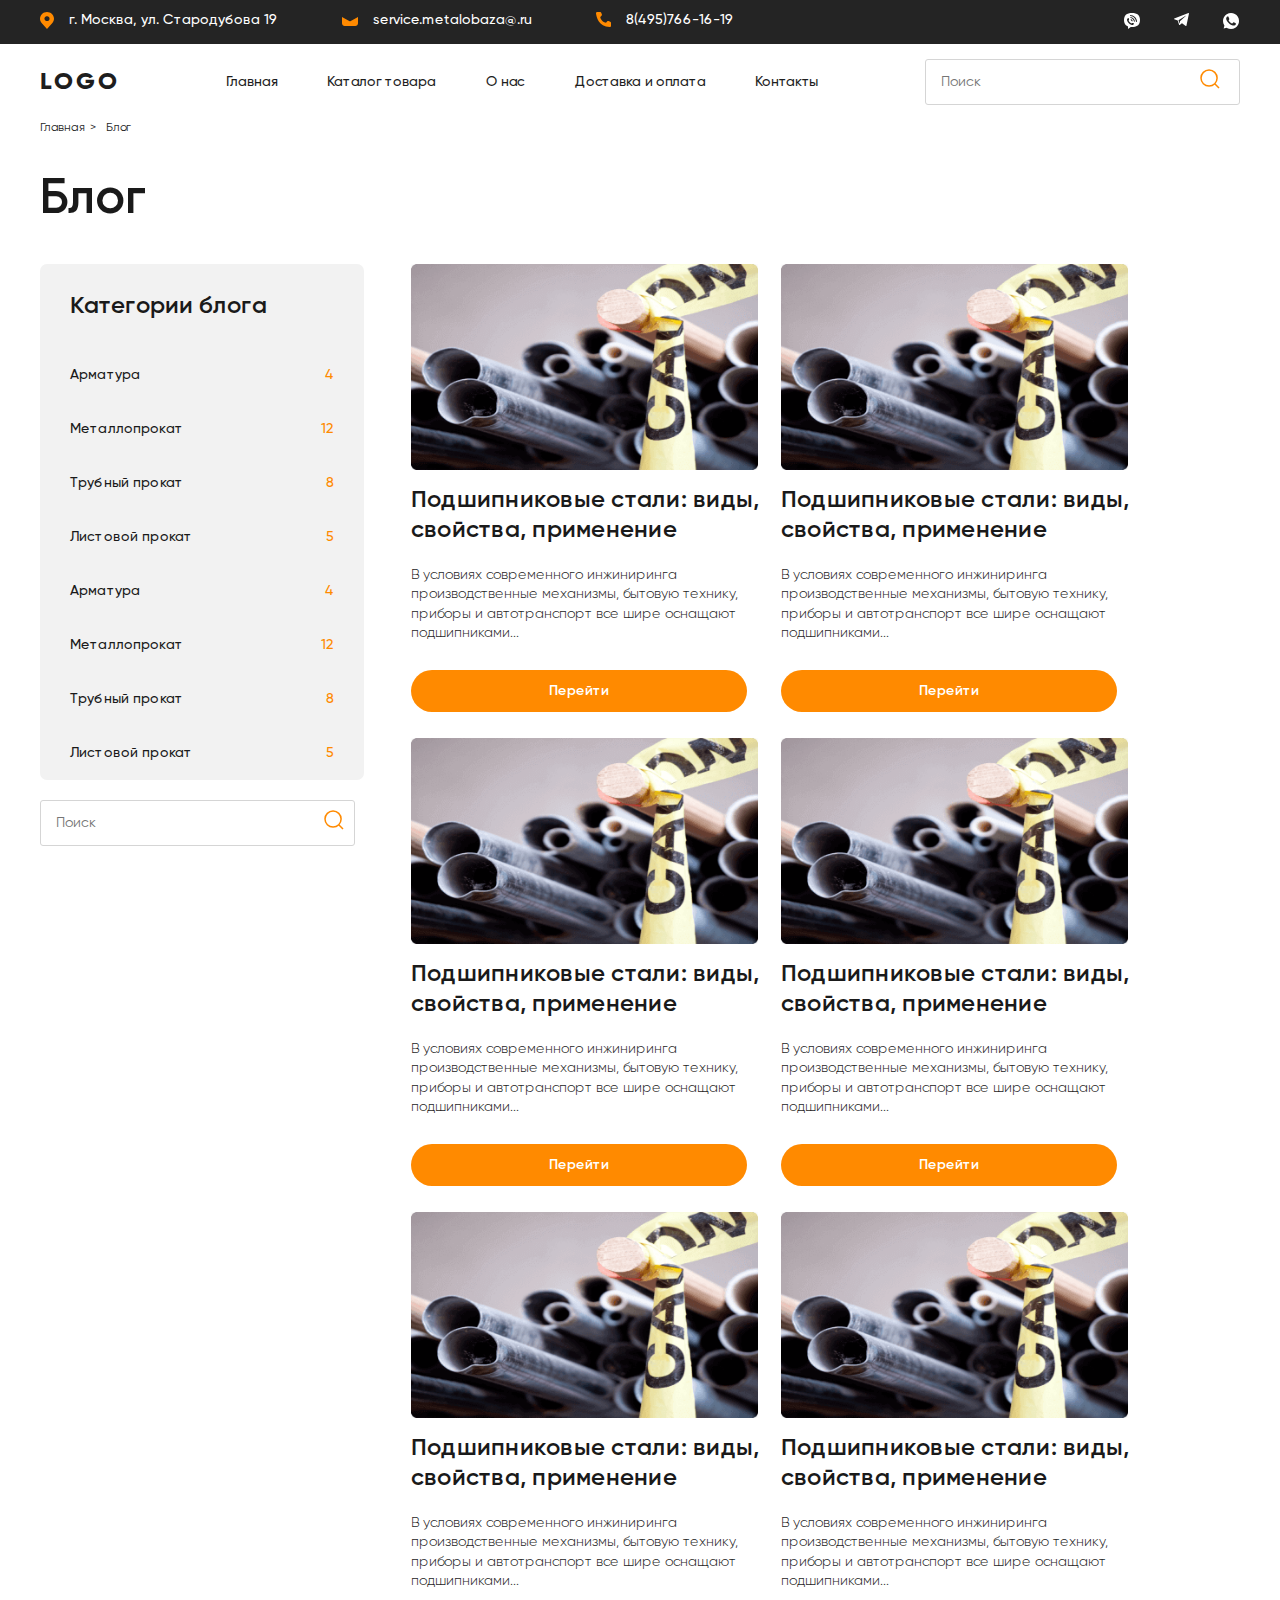
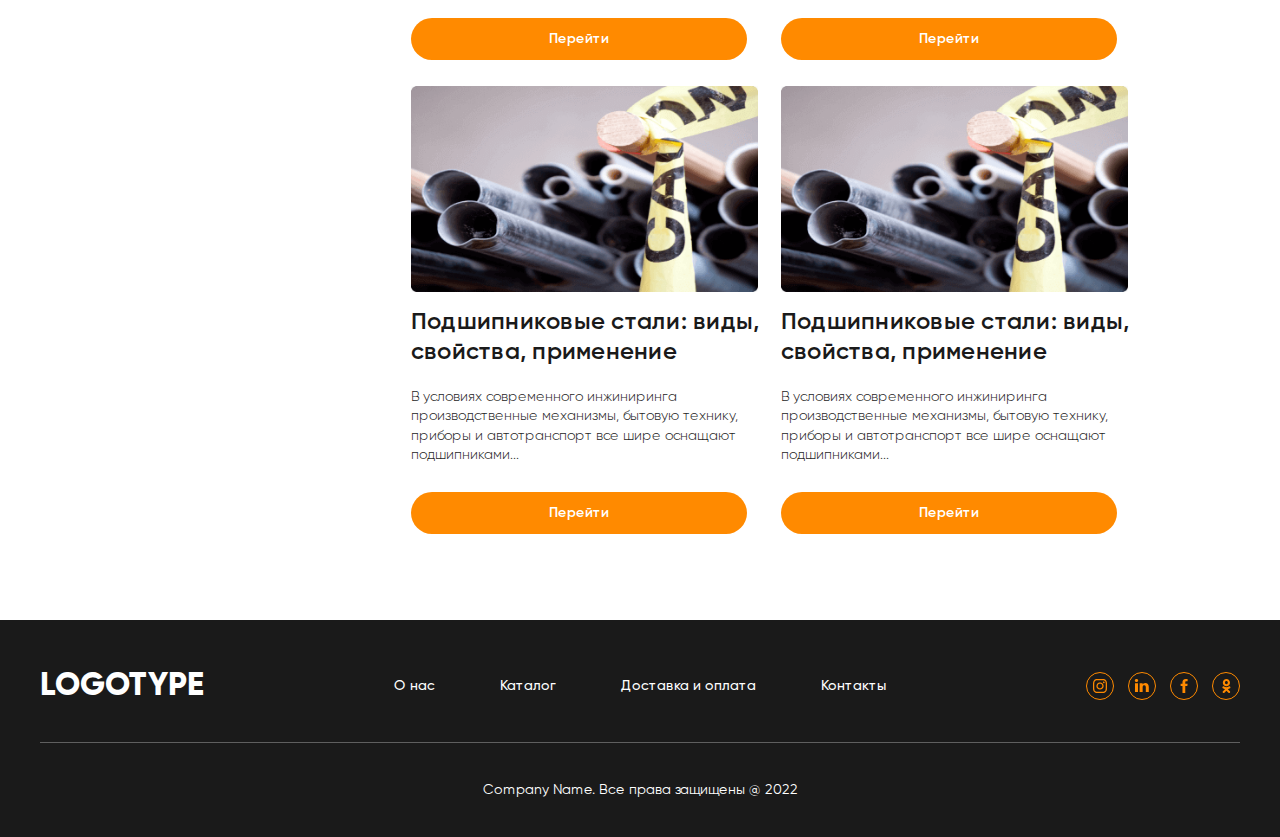
<file: blog.html>
<!DOCTYPE html>
<html lang="ru">
<head>
    <meta charset="UTF-8">
    <meta http-equiv="X-UA-Compatible" content="IE=edge">
    <meta name="viewport" content="width=device-width, initial-scale=1.0">
    <link rel="stylesheet" href="css/style.css">
    <link rel="stylesheet" href="css/swiper.css">
    <title>Metall Blog</title>
</head>
<body>
    <header>
        <div class="header-top">
            <div class="container">
                <div class="header-top--content">
                    <div class="header-top--info">
                        <a href="#" class="header-top--info-link header-link-location"><img src="img/loc.svg" alt=""> г. Москва, ул. Стародубова 19</a>
                        <a href="mailto:service.metalobaza@.ru" class="header-top--info-link header-link-email"><img src="img/mail.svg" alt=""> service.metalobaza@.ru</a>
                        <a href="tel:8(495)766-16-19" class="header-top--info-link header-link-phone"><img src="img/phone.svg" alt=""> 8(495)766-16-19</a>
                    </div>
                    <div class="header-top--social">
                        <a href="#" class="header-social"><img src="img/twitter.svg" alt=""></a>
                        <a href="#" class="header-social"><img src="img/tg.svg" alt=""></a>
                        <a href="#" class="header-social"><img src="img/wh.svg" alt=""></a>
                    </div>
                </div>
            </div>
        </div>
         <div class="container">
            <div class="header-bottom-content">
                <div class="header-logo-wrap">
                    <a href="index.html" class="header-logo">
                        logo
                    </a>
                </div>
                <nav class="nav">
                    <div class="nav-burger-menu-wrap menu-btn">
                        <span class="nav-burger-line"></span>
                        <span class="nav-burger-line"></span>
                        <span class="nav-burger-line"></span>
                    </div>
                    <div class="nav-burger-menu menu">
                        <ul class="nav-list menu">
                            <li><a href="index.html" class="nav-link">Главная</a></li>
                            <li><a href="catalog.html" class="nav-link nav-link-dropdown">Каталог товара</a></li>
                            <li><a href="about.html" class="nav-link">О нас</a></li>
                            <li><a href="#" class="nav-link">Доставка и оплата</a></li>
                            <li><a href="contact.html" class="nav-link">Контакты</a></li>
                        </ul>
                        <form class="header-form mobile-search-form" action="">
                            <input placeholder="Поиск" type="search" name="" id="">
                            <button ><img src="img/search.svg" alt=""></button>
                        </form>
                    </div>
                </nav>
                 <form class="header-form" action="">
                    <input placeholder="Поиск" type="search" name="" id="">
                    <button ><img src="img/search.svg" alt=""></button>
                </form>
            </div>
        </div> 
    </header>
    <div class="container">
        <div class="breadcump-wrap">
            <div class="breadcump">
                <a href="index.html">Главная</a>
                <a href="#">Блог</a>
            </div>
        </div>
        <div class="blog-title title-page">Блог</div>
    </div> 
    <section class="blog">
        <div class="container">
            <div class="blog-content">
                <div class="blog-category-wrap">
                 <div class="blog-category">
                    <div class="blog-category-title">
                        Категории блога
                    </div>
                    <div class="blog-category-link">
                        <a href="#">Арматура  <span>4</span></a>
                        <a href="#">Металлопрокат  <span>12</span></a>
                        <a href="#">Трубный прокат  <span>8</span></a>
                        <a href="#">Листовой прокат  <span>5</span></a>
                        <a href="#">Арматура  <span>4</span></a>
                        <a href="#">Металлопрокат  <span>12</span></a>
                        <a href="#">Трубный прокат  <span>8</span></a>
                        <a href="#">Листовой прокат  <span>5</span></a>
                    </div>
                 </div>
                 <form class="header-form blog-seacrh" action="">
                    <input placeholder="Поиск" type="search" name="" id="">
                    <button><img src="img/search.svg" alt=""></button>
                </form>
                </div>
                <div class="blog-article-container">
                    <div class="news-card">
                        <img src="img/news-card-1.png" alt="">
                        <div class="news-title">Подшипниковые стали: виды, свойства, применение</div>
                        <div class="news-info">
                            В условиях современного инжиниринга производственные механизмы, бытовую технику, приборы и автотранспорт все шире оснащают подшипниками...
                        </div>
                        <a href="#">Перейти</a>
                    </div>
                    <div class="news-card">
                        <img src="img/news-card-1.png" alt="">
                        <div class="news-title">Подшипниковые стали: виды, свойства, применение</div>
                        <div class="news-info">
                            В условиях современного инжиниринга производственные механизмы, бытовую технику, приборы и автотранспорт все шире оснащают подшипниками...
                        </div>
                        <a href="#">Перейти</a>
                    </div>
                    <div class="news-card">
                        <img src="img/news-card-1.png" alt="">
                        <div class="news-title">Подшипниковые стали: виды, свойства, применение</div>
                        <div class="news-info">
                            В условиях современного инжиниринга производственные механизмы, бытовую технику, приборы и автотранспорт все шире оснащают подшипниками...
                        </div>
                        <a href="#">Перейти</a>
                    </div>
                    <div class="news-card">
                        <img src="img/news-card-1.png" alt="">
                        <div class="news-title">Подшипниковые стали: виды, свойства, применение</div>
                        <div class="news-info">
                            В условиях современного инжиниринга производственные механизмы, бытовую технику, приборы и автотранспорт все шире оснащают подшипниками...
                        </div>
                        <a href="#">Перейти</a>
                    </div>
                    <div class="news-card">
                        <img src="img/news-card-1.png" alt="">
                        <div class="news-title">Подшипниковые стали: виды, свойства, применение</div>
                        <div class="news-info">
                            В условиях современного инжиниринга производственные механизмы, бытовую технику, приборы и автотранспорт все шире оснащают подшипниками...
                        </div>
                        <a href="#">Перейти</a>
                    </div>
                    <div class="news-card">
                        <img src="img/news-card-1.png" alt="">
                        <div class="news-title">Подшипниковые стали: виды, свойства, применение</div>
                        <div class="news-info">
                            В условиях современного инжиниринга производственные механизмы, бытовую технику, приборы и автотранспорт все шире оснащают подшипниками...
                        </div>
                        <a href="#">Перейти</a>
                    </div>
                    <div class="news-card">
                        <img src="img/news-card-1.png" alt="">
                        <div class="news-title">Подшипниковые стали: виды, свойства, применение</div>
                        <div class="news-info">
                            В условиях современного инжиниринга производственные механизмы, бытовую технику, приборы и автотранспорт все шире оснащают подшипниками...
                        </div>
                        <a href="#">Перейти</a>
                    </div>
                    <div class="news-card">
                        <img src="img/news-card-1.png" alt="">
                        <div class="news-title">Подшипниковые стали: виды, свойства, применение</div>
                        <div class="news-info">
                            В условиях современного инжиниринга производственные механизмы, бытовую технику, приборы и автотранспорт все шире оснащают подшипниками...
                        </div>
                        <a href="#">Перейти</a>
                    </div>
                </div>
            </div>
        </div>
    </section>
  <footer class="footer">
        <div class="container">
            <div class="footer-content">
                <div class="footer-logo">
                    LOGOTYPE
                </div>
                <div class="footer-nav">
                    <ul class="footer-nav-list">
                        <li class="footer-list-item"><a href="about.html">О нас</a></li>
                        <li class="footer-list-item"><a href="catalog.html">Каталог</a></li>
                        <li class="footer-list-item"><a href="#">Доставка и оплата</a></li>
                        <li class="footer-list-item"><a href="contact.html">Контакты</a></li>
                    </ul>
                </div>
                <div class="footer-social">
                    <a href="#"><img src="img/footer-inst.svg" alt=""></a>
                    <a href="#"><img src="img/footer-in.svg" alt=""></a>
                    <a href="#"><img src="img/footer-facebook.svg" alt=""></a>
                    <a href="#"><img src="img/footer-ok.svg" alt=""></a>
                </div>
            </div>
            <div class="footer-divider"></div>
            <div class="footer-copyright">Company Name. Все права защищены @ 2022</div>
        </div>
    </footer> 
    <script src="https://code.jquery.com/jquery-3.6.0.min.js" integrity="sha256-/xUj+3OJU5yExlq6GSYGSHk7tPXikynS7ogEvDej/m4=" crossorigin="anonymous"></script>
    <script src="https://unpkg.com/swiper/swiper-bundle.min.js"></script>
    <script src="js/main.js"></script>
</body>
</html>
</file>
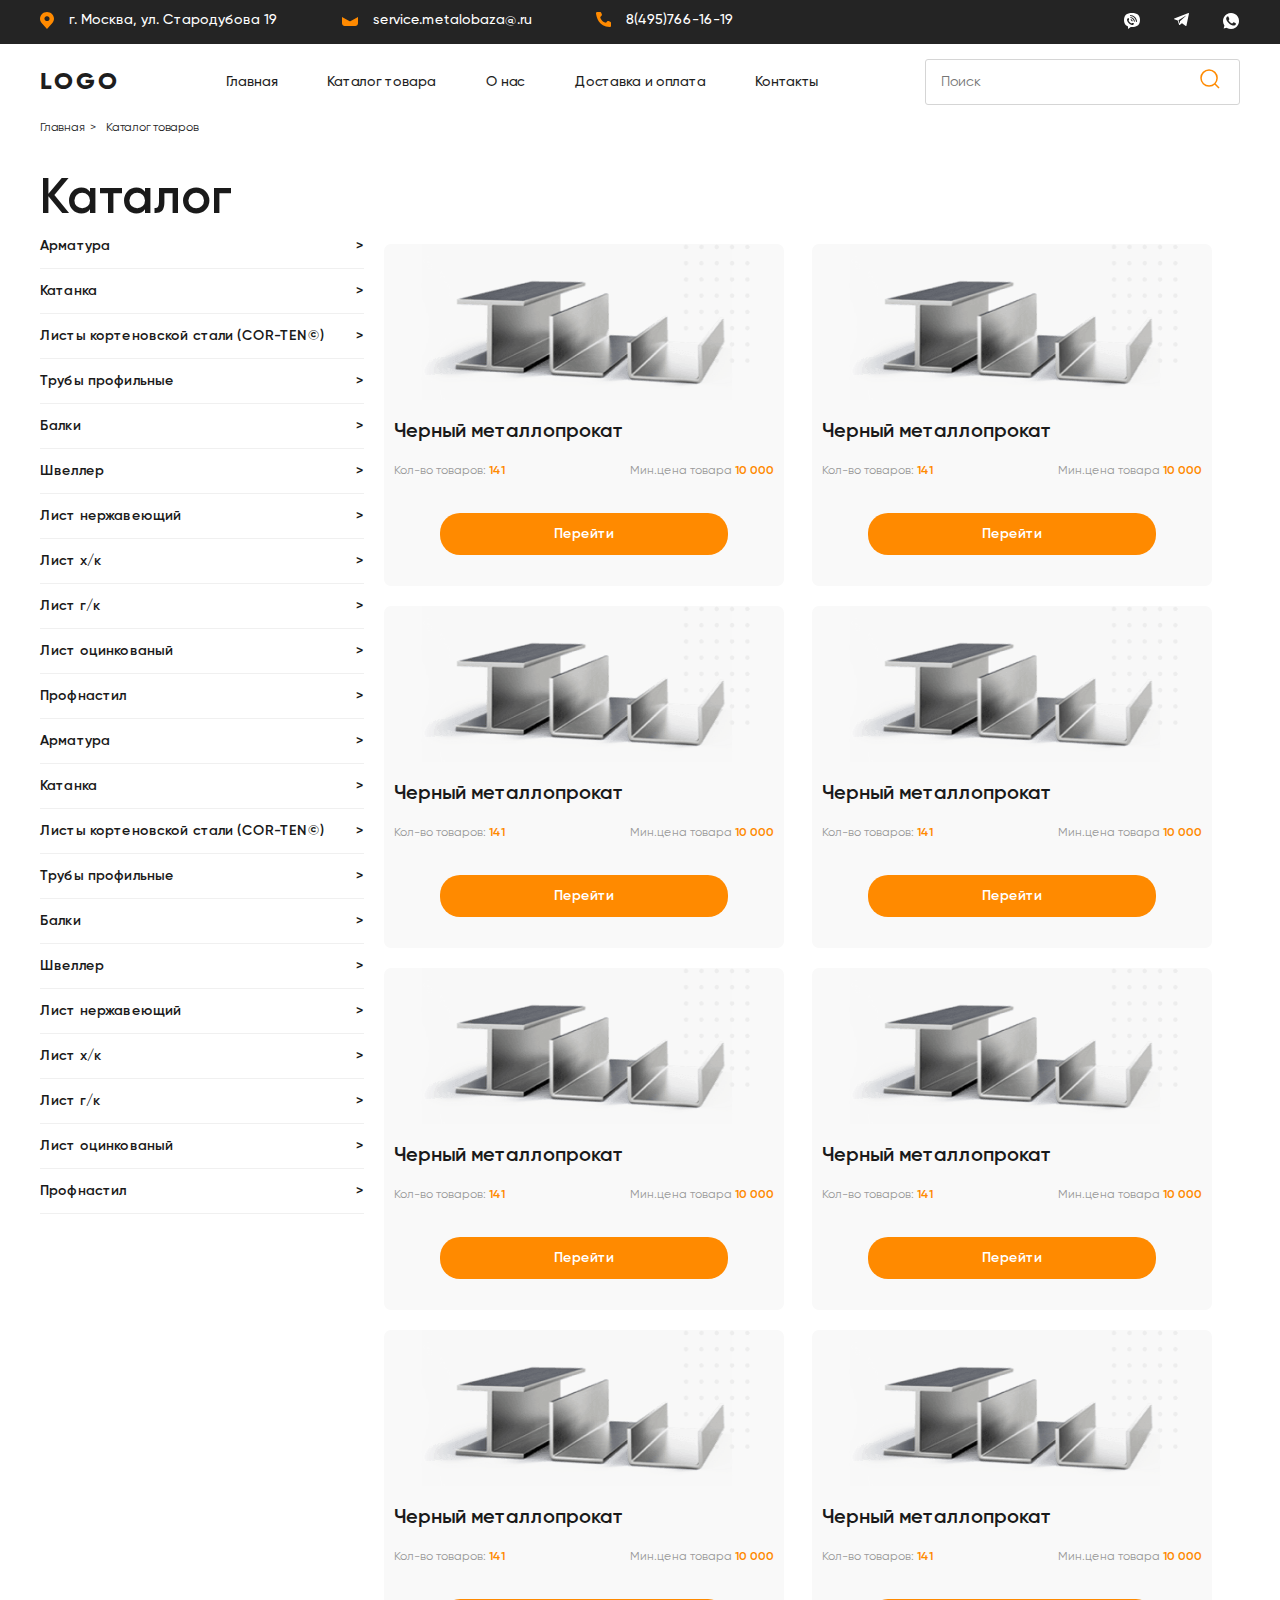
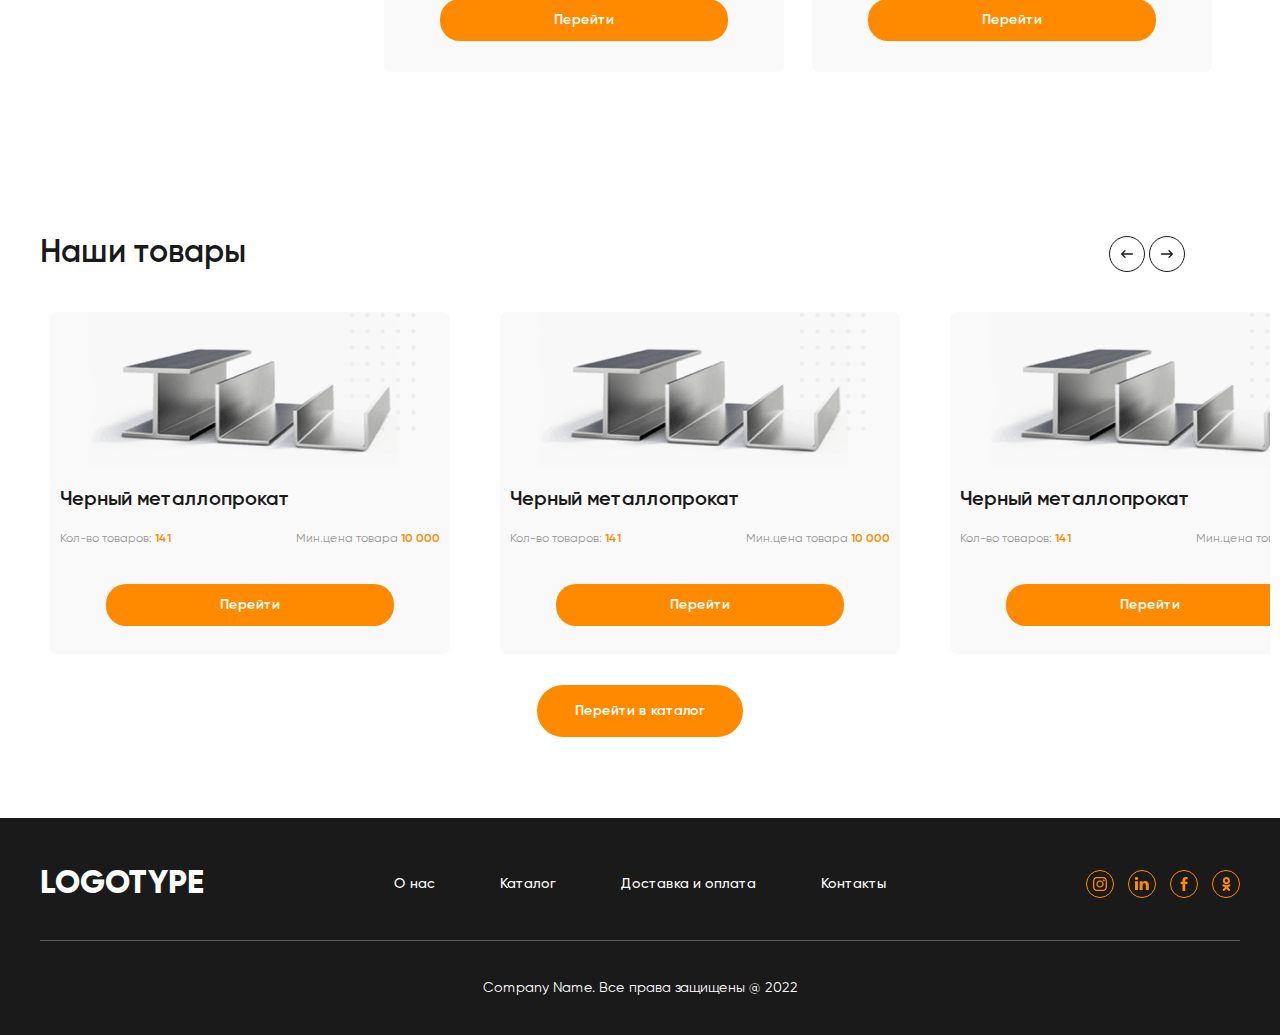
<file: catalog.html>
<!DOCTYPE html>
<html lang="ru">
<head>
    <meta charset="UTF-8">
    <meta http-equiv="X-UA-Compatible" content="IE=edge">
    <meta name="viewport" content="width=device-width, initial-scale=1.0">
    <link rel="stylesheet" href="css/style.css">
    <link rel="stylesheet" href="css/swiper.css">
    <title>Metall Catalog</title>
</head>
<body>
    <header>
        <div class="header-top">
            <div class="container">
                <div class="header-top--content">
                    <div class="header-top--info">
                        <a href="#" class="header-top--info-link header-link-location"><img src="img/loc.svg" alt=""> г. Москва, ул. Стародубова 19</a>
                        <a href="mailto:service.metalobaza@.ru" class="header-top--info-link header-link-email"><img src="img/mail.svg" alt=""> service.metalobaza@.ru</a>
                        <a href="tel:8(495)766-16-19" class="header-top--info-link header-link-phone"><img src="img/phone.svg" alt=""> 8(495)766-16-19</a>
                    </div>
                    <div class="header-top--social">
                        <a href="#" class="header-social"><img src="img/twitter.svg" alt=""></a>
                        <a href="#" class="header-social"><img src="img/tg.svg" alt=""></a>
                        <a href="#" class="header-social"><img src="img/wh.svg" alt=""></a>
                    </div>
                </div>
            </div>
        </div>
         <div class="container">
            <div class="header-bottom-content">
                <div class="header-logo-wrap">
                    <a href="index.html" class="header-logo">
                        logo
                    </a>
                </div>
                <nav class="nav">
                    <div class="nav-burger-menu-wrap menu-btn">
                        <span class="nav-burger-line"></span>
                        <span class="nav-burger-line"></span>
                        <span class="nav-burger-line"></span>
                    </div>
                    <div class="nav-burger-menu menu">
                        <ul class="nav-list menu">
                            <li><a href="index.html" class="nav-link">Главная</a></li>
                            <li><a href="catalog.html" class="nav-link nav-link-dropdown">Каталог товара</a></li>
                            <li><a href="about.html" class="nav-link">О нас</a></li>
                            <li><a href="#" class="nav-link">Доставка и оплата</a></li>
                            <li><a href="contact.html" class="nav-link">Контакты</a></li>
                        </ul>
                        <form class="header-form mobile-search-form" action="">
                            <input placeholder="Поиск" type="search" name="" id="">
                            <button ><img src="img/search.svg" alt=""></button>
                        </form>
                    </div>
                </nav>
                 <form class="header-form" action="">
                    <input placeholder="Поиск" type="search" name="" id="">
                    <button ><img src="img/search.svg" alt=""></button>
                </form>
            </div>
        </div> 
    </header>
    <div class="container">
        <div class="breadcump-wrap">
            <div class="breadcump">
                <a href="index.html">Главная</a>
                <a href="#">Каталог товаров</a>
            </div>
        </div>
        <h1 class="about-title">Каталог</h1>
    </div> 
    <section class="catalog">
        <div class="container">
            <div class="catalog-content">
                <div class="catalog-category category">
                    <a href="#" class="catalog-category-link">Арматура</a>
                    <a href="#" class="catalog-category-link">Катанка</a>
                    <a href="#" class="catalog-category-link">Листы кортеновской стали (COR-TEN©)</a>
                    <a href="#" class="catalog-category-link">Трубы профильные</a>
                    <a href="#" class="catalog-category-link">Балки</a>
                    <a href="#" class="catalog-category-link">Швеллер</a>
                    <a href="#" class="catalog-category-link">Лист нержавеющий</a>
                    <a href="#" class="catalog-category-link">Лист х/к</a>
                    <a href="#" class="catalog-category-link">Лист г/к</a>
                    <a href="#" class="catalog-category-link">Лист оцинкованый</a>
                    <a href="#" class="catalog-category-link">Профнастил</a>
                    <a href="#" class="catalog-category-link">Арматура</a>
                    <a href="#" class="catalog-category-link">Катанка</a>
                    <a href="#" class="catalog-category-link">Листы кортеновской стали (COR-TEN©)</a>
                    <a href="#" class="catalog-category-link">Трубы профильные</a>
                    <a href="#" class="catalog-category-link">Балки</a>
                    <a href="#" class="catalog-category-link">Швеллер</a>
                    <a href="#" class="catalog-category-link">Лист нержавеющий</a>
                    <a href="#" class="catalog-category-link">Лист х/к</a>
                    <a href="#" class="catalog-category-link">Лист г/к</a>
                    <a href="#" class="catalog-category-link">Лист оцинкованый</a>
                    <a href="#" class="catalog-category-link">Профнастил</a>
                </div>
                <div class="catalog-product-list-wrap">
                    <ul class="catalog-product-list">
                        <li class="catalog-product-item">
                            <div class="product-card" itemscope itemtype="https://schema.org/Product">
                                <img src=" img/prodcut-grid.png" itemprop="image" alt="">
                                <div class="product-title" itemprop="name">Черный металлопрокат</div>
                                <div class="product-info">
                                    <div class="">
                                        <p class="">Кол-во товаров: <span>141</span></p>
                                    </div>
                                    <div class="" itemtop="offers" itemscope itemtype="https://schema.org/Offer">
                                        <p class="">Мин.цена товара <span itemprop="lowprice">10 000</span></p>
                                    </div>
                                </div>
                                <a href="product.html">Перейти</a>
                            </div></li>
                        <li class="catalog-product-item">     <div class="product-card" itemscope itemtype="https://schema.org/Product">
                            <img src=" img/prodcut-grid.png" itemprop="image" alt="">
                            <div class="product-title" itemprop="name">Черный металлопрокат</div>
                            <div class="product-info">
                                <div class="">
                                    <p class="">Кол-во товаров: <span>141</span></p>
                                </div>
                                <div class="" itemtop="offers" itemscope itemtype="https://schema.org/Offer">
                                    <p class="">Мин.цена товара <span itemprop="lowprice">10 000</span></p>
                                </div>
                            </div>
                            <a href="product.html">Перейти</a>
                        </div></li>
                        <li class="catalog-product-item">    <div class="product-card" itemscope itemtype="https://schema.org/Product">
                            <img src=" img/prodcut-grid.png" itemprop="image" alt="">
                            <div class="product-title" itemprop="name">Черный металлопрокат</div>
                            <div class="product-info">
                                <div class="">
                                    <p class="">Кол-во товаров: <span>141</span></p>
                                </div>
                                <div class="" itemtop="offers" itemscope itemtype="https://schema.org/Offer">
                                    <p class="">Мин.цена товара <span itemprop="lowprice">10 000</span></p>
                                </div>
                            </div>
                            <a href="product.html">Перейти</a>
                        </div></li>
                        <li class="catalog-product-item">    <div class="product-card" itemscope itemtype="https://schema.org/Product">
                            <img src=" img/prodcut-grid.png" itemprop="image" alt="">
                            <div class="product-title" itemprop="name">Черный металлопрокат</div>
                            <div class="product-info">
                                <div class="">
                                    <p class="">Кол-во товаров: <span>141</span></p>
                                </div>
                                <div class="" itemtop="offers" itemscope itemtype="https://schema.org/Offer">
                                    <p class="">Мин.цена товара <span itemprop="lowprice">10 000</span></p>
                                </div>
                            </div>
                            <a href="product.html">Перейти</a>
                        </div></li>
                        <li class="catalog-product-item">     <div class="product-card" itemscope itemtype="https://schema.org/Product">
                            <img src=" img/prodcut-grid.png" itemprop="image" alt="">
                            <div class="product-title" itemprop="name">Черный металлопрокат</div>
                            <div class="product-info">
                                <div class="">
                                    <p class="">Кол-во товаров: <span>141</span></p>
                                </div>
                                <div class="" itemtop="offers" itemscope itemtype="https://schema.org/Offer">
                                    <p class="">Мин.цена товара <span itemprop="lowprice">10 000</span></p>
                                </div>
                            </div>
                            <a href="product.html">Перейти</a>
                        </div></li>
                        <li class="catalog-product-item">
                            <div class="product-card" itemscope itemtype="https://schema.org/Product">
                                <img src=" img/prodcut-grid.png" itemprop="image" alt="">
                                <div class="product-title" itemprop="name">Черный металлопрокат</div>
                                <div class="product-info">
                                    <div class="">
                                        <p class="">Кол-во товаров: <span>141</span></p>
                                    </div>
                                    <div class="" itemtop="offers" itemscope itemtype="https://schema.org/Offer">
                                        <p class="">Мин.цена товара <span itemprop="lowprice">10 000</span></p>
                                    </div>
                                </div>
                                <a href="product.html">Перейти</a>
                            </div></li>
                        <li class="catalog-product-item">      <div class="product-card" itemscope itemtype="https://schema.org/Product">
                            <img src=" img/prodcut-grid.png" itemprop="image" alt="">
                            <div class="product-title" itemprop="name">Черный металлопрокат</div>
                            <div class="product-info">
                                <div class="">
                                    <p class="">Кол-во товаров: <span>141</span></p>
                                </div>
                                <div class="" itemtop="offers" itemscope itemtype="https://schema.org/Offer">
                                    <p class="">Мин.цена товара <span itemprop="lowprice">10 000</span></p>
                                </div>
                            </div>
                            <a href="product.html">Перейти</a>
                        </div></li>
                        <li class="catalog-product-item">
                            <div class="product-card" itemscope itemtype="https://schema.org/Product">
                                <img src=" img/prodcut-grid.png" itemprop="image" alt="">
                                <div class="product-title" itemprop="name">Черный металлопрокат</div>
                                <div class="product-info">
                                    <div class="">
                                        <p class="">Кол-во товаров: <span>141</span></p>
                                    </div>
                                    <div class="" itemtop="offers" itemscope itemtype="https://schema.org/Offer">
                                        <p class="">Мин.цена товара <span itemprop="lowprice">10 000</span></p>
                                    </div>
                                </div>
                                <a href="product.html">Перейти</a>
                            </div>
                </li>
                    </ul>
                </div>
            </div>
        </div>
    </section>
    <section class="slider-product-wrap ">
        <div class="container"> 
          <h2 class="slider-product-title">Наши товары</h2> </div>
    
     <div class="container-slider-product"> 
     
           <div class="slider-product swiper mySwiper">
               <div class="swiper-wrapper">
               <div class="slide-product swiper-slide">
                   <div class="product-card">
                       <img src="img/prodcut-grid.png" alt="">
                       <div class="product-title">Черный металлопрокат</div>
                       <div class="product-info">
                           <div class="">
                               <p class="">Кол-во товаров: <span>141</span></p>
                           </div>
                           <div class="">
                               <p class="">Мин.цена товара <span>10 000</span></p>
                           </div>
                       </div>
                       <a href="product.html">Перейти</a>
                   </div>
               </div>
               <div class="slide-product swiper-slide">
                   <div class="product-card">
                       <img src="img/prodcut-grid.png" alt="">
                       <div class="product-title">Черный металлопрокат</div>
                       <div class="product-info">
                           <div class="">
                               <p class="">Кол-во товаров: <span>141</span></p>
                           </div>
                           <div class="">
                               <p class="">Мин.цена товара <span>10 000</span></p>
                           </div>
                       </div>
                       <a href="product.html">Перейти</a>
                   </div>
               </div>
               <div class="slide-product swiper-slide">
                   <div class="product-card">
                       <img src="img/prodcut-grid.png" alt="">
                       <div class="product-title">Черный металлопрокат</div>
                       <div class="product-info">
                           <div class="">
                               <p class="">Кол-во товаров: <span>141</span></p>
                           </div>
                           <div class="">
                               <p class="">Мин.цена товара <span>10 000</span></p>
                           </div>
                       </div>
                       <a href="product.html">Перейти</a>
                   </div>
               </div>
               <div class="slide-product swiper-slide">
                   <div class="product-card">
                       <img src="img/prodcut-grid.png" alt="">
                       <div class="product-title">Черный металлопрокат</div>
                       <div class="product-info">
                           <div class="">
                               <p class="">Кол-во товаров: <span>141</span></p>
                           </div>
                           <div class="">
                               <p class="">Мин.цена товара <span>10 000</span></p>
                           </div>
                       </div>
                       <a href="product.html">Перейти</a>
                   </div>
               </div>
               <div class="slide-product swiper-slide">
                   <div class="product-card">
                       <img src="img/prodcut-grid.png" alt="">
                       <div class="product-title">Черный металлопрокат</div>
                       <div class="product-info">
                           <div class="">
                               <p class="">Кол-во товаров: <span>141</span></p>
                           </div>
                           <div class="">
                               <p class="">Мин.цена товара <span>10 000</span></p>
                           </div>
                       </div>
                       <a href="product.html">Перейти</a>
                   </div>
               </div>
               <div class="slide-product swiper-slide">
                     <div class="product-card" itemscope itemtype="https://schema.org/Product">
                        <img src=" img/prodcut-grid.png" itemprop="image" alt="">
                        <div class="product-title" itemprop="name">Черный металлопрокат</div>
                        <div class="product-info">
                            <div class="">
                                <p class="">Кол-во товаров: <span>141</span></p>
                            </div>
                            <div class="" itemtop="offers" itemscope itemtype="https://schema.org/Offer">
                                <p class="">Мин.цена товара <span itemprop="lowprice">10 000</span></p>
                            </div>
                        </div>
                        <a href="product.html">Перейти</a>
                    </div>
               </div>
               <div class="slide-product swiper-slide">
                     <div class="product-card" itemscope itemtype="https://schema.org/Product">
                        <img src=" img/prodcut-grid.png" itemprop="image" alt="">
                        <div class="product-title" itemprop="name">Черный металлопрокат</div>
                        <div class="product-info">
                            <div class="">
                                <p class="">Кол-во товаров: <span>141</span></p>
                            </div>
                            <div class="" itemtop="offers" itemscope itemtype="https://schema.org/Offer">
                                <p class="">Мин.цена товара <span itemprop="lowprice">10 000</span></p>
                            </div>
                        </div>
                        <a href="product.html">Перейти</a>
                    </div>
               </div>
               <div class="slide-product swiper-slide">
                     <div class="product-card" itemscope itemtype="https://schema.org/Product">
                        <img src=" img/prodcut-grid.png" itemprop="image" alt="">
                        <div class="product-title" itemprop="name">Черный металлопрокат</div>
                        <div class="product-info">
                            <div class="">
                                <p class="">Кол-во товаров: <span>141</span></p>
                            </div>
                            <div class="" itemtop="offers" itemscope itemtype="https://schema.org/Offer">
                                <p class="">Мин.цена товара <span itemprop="lowprice">10 000</span></p>
                            </div>
                        </div>
                        <a href="product.html">Перейти</a>
                    </div>
               </div>
               <div class="slide-product swiper-slide">
                     <div class="product-card" itemscope itemtype="https://schema.org/Product">
                        <img src=" img/prodcut-grid.png" itemprop="image" alt="">
                        <div class="product-title" itemprop="name">Черный металлопрокат</div>
                        <div class="product-info">
                            <div class="">
                                <p class="">Кол-во товаров: <span>141</span></p>
                            </div>
                            <div class="" itemtop="offers" itemscope itemtype="https://schema.org/Offer">
                                <p class="">Мин.цена товара <span itemprop="lowprice">10 000</span></p>
                            </div>
                        </div>
                        <a href="product.html">Перейти</a>
                    </div>
               </div>
               <div class="slide-product swiper-slide">
                     <div class="product-card" itemscope itemtype="https://schema.org/Product">
                        <img src=" img/prodcut-grid.png" itemprop="image" alt="">
                        <div class="product-title" itemprop="name">Черный металлопрокат</div>
                        <div class="product-info">
                            <div class="">
                                <p class="">Кол-во товаров: <span>141</span></p>
                            </div>
                            <div class="" itemtop="offers" itemscope itemtype="https://schema.org/Offer">
                                <p class="">Мин.цена товара <span itemprop="lowprice">10 000</span></p>
                            </div>
                        </div>
                        <a href="product.html">Перейти</a>
                    </div>
               </div>
               </div>
               <div class="swiper-button-prev slider-product-prev"></div>
               <div class="swiper-button-next slider-product-next"></div>
           </div>
      </div>
      <div class="product-slider-link-wrap">
          <a href="catalog.html" class="product-slider-link">Перейти в каталог</a>
       </div>
   </section> 
  <footer class="footer">
        <div class="container">
            <div class="footer-content">
                <div class="footer-logo">
                    LOGOTYPE
                </div>
                <div class="footer-nav">
                    <ul class="footer-nav-list">
                        <li class="footer-list-item"><a href="about.html">О нас</a></li>
                        <li class="footer-list-item"><a href="catalog.html">Каталог</a></li>
                        <li class="footer-list-item"><a href="#">Доставка и оплата</a></li>
                        <li class="footer-list-item"><a href="contact.html">Контакты</a></li>
                    </ul>
                </div>
                <div class="footer-social">
                    <a href="#"><img src="img/footer-inst.svg" alt=""></a>
                    <a href="#"><img src="img/footer-in.svg" alt=""></a>
                    <a href="#"><img src="img/footer-facebook.svg" alt=""></a>
                    <a href="#"><img src="img/footer-ok.svg" alt=""></a>
                </div>
            </div>
            <div class="footer-divider"></div>
            <div class="footer-copyright">Company Name. Все права защищены @ 2022</div>
        </div>
    </footer>
    <script src="https://code.jquery.com/jquery-3.6.0.min.js" integrity="sha256-/xUj+3OJU5yExlq6GSYGSHk7tPXikynS7ogEvDej/m4=" crossorigin="anonymous"></script>
    <script src="https://unpkg.com/swiper/swiper-bundle.min.js"></script>
    <script src="js/main.js"></script>
</body>
</html>
</file>
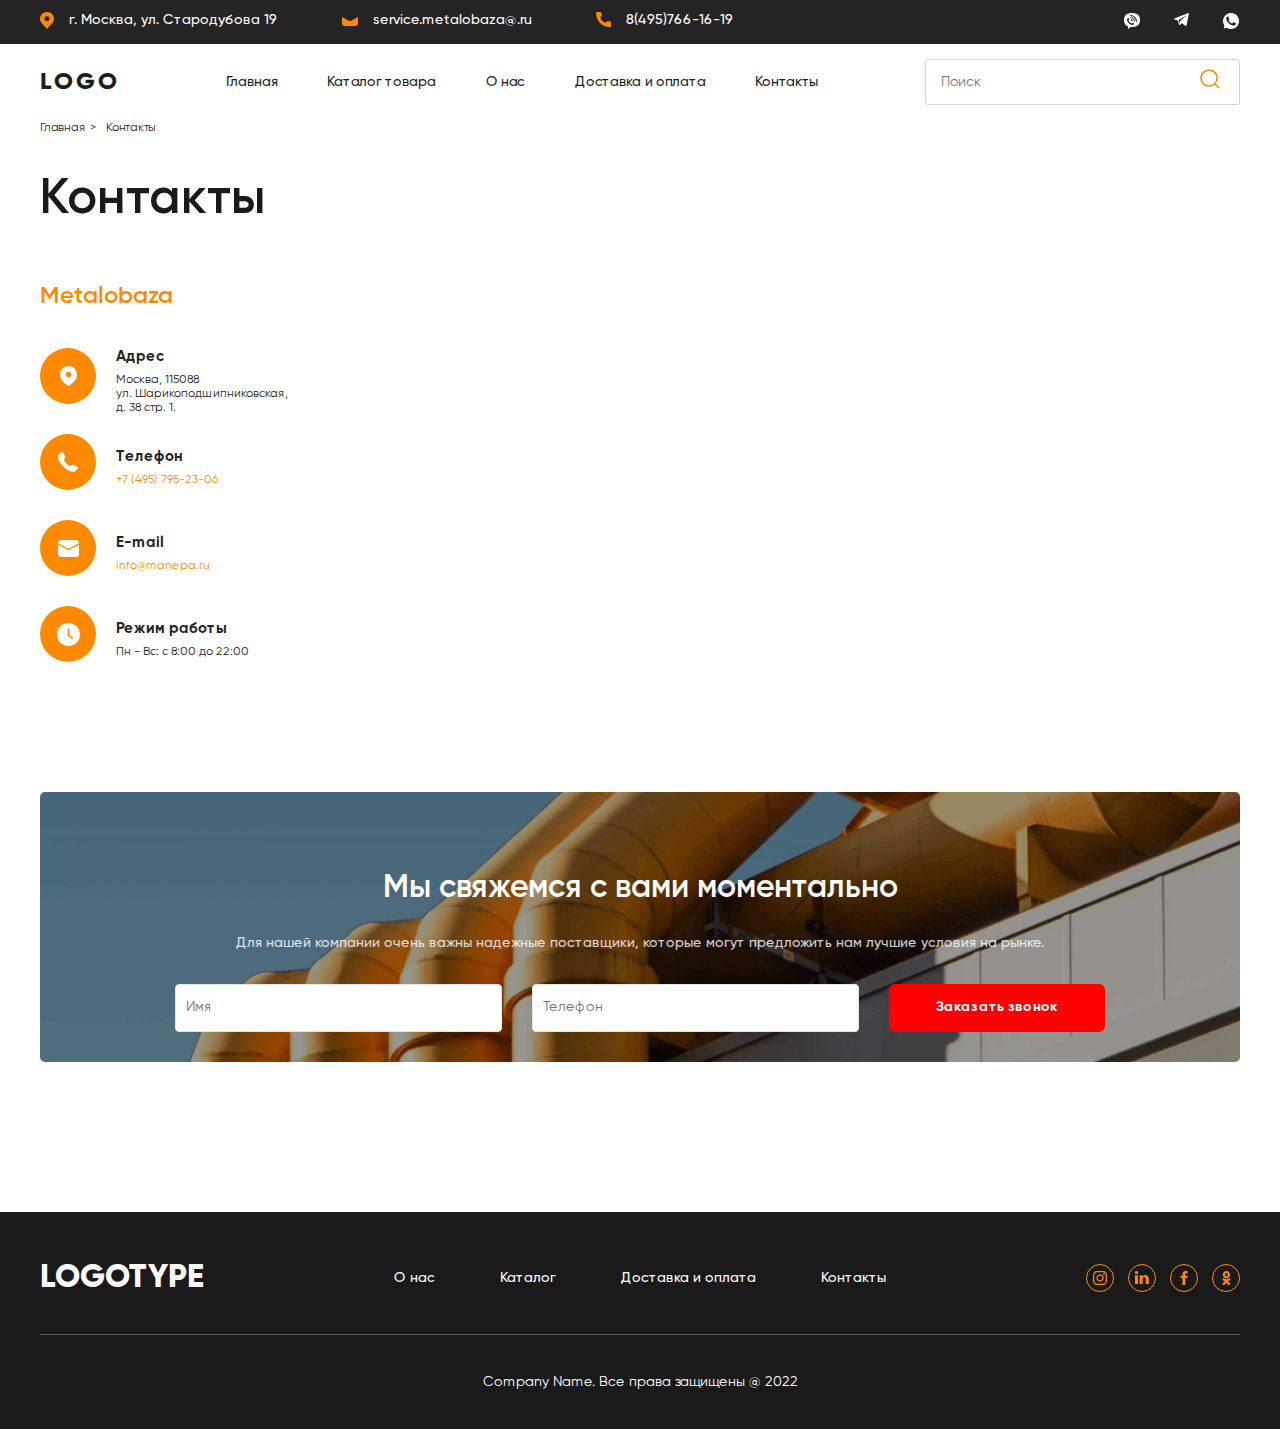
<file: contact.html>
<!DOCTYPE html>
<html lang="ru">
<head>
    <meta charset="UTF-8">
    <meta http-equiv="X-UA-Compatible" content="IE=edge">
    <meta name="viewport" content="width=device-width, initial-scale=1.0">
    <link rel="stylesheet" href="css/style.css">
    <link rel="stylesheet" href="css/swiper.css">
    <title>Metall Contact</title>
</head>
<body>
    <header>
        <div class="header-top">
            <div class="container">
                <div class="header-top--content">
                    <div class="header-top--info">
                        <a href="#" class="header-top--info-link header-link-location"><img src="img/loc.svg" alt=""> г. Москва, ул. Стародубова 19</a>
                        <a href="mailto:service.metalobaza@.ru" class="header-top--info-link header-link-email"><img src="img/mail.svg" alt=""> service.metalobaza@.ru</a>
                        <a href="tel:8(495)766-16-19" class="header-top--info-link header-link-phone"><img src="img/phone.svg" alt=""> 8(495)766-16-19</a>
                    </div>
                    <div class="header-top--social">
                        <a href="#" class="header-social"><img src="img/twitter.svg" alt=""></a>
                        <a href="#" class="header-social"><img src="img/tg.svg" alt=""></a>
                        <a href="#" class="header-social"><img src="img/wh.svg" alt=""></a>
                    </div>
                </div>
            </div>
        </div>
         <div class="container">
            <div class="header-bottom-content">
                <div class="header-logo-wrap">
                    <a href="index.html" class="header-logo">
                        logo
                    </a>
                </div>
                <nav class="nav">
                    <div class="nav-burger-menu-wrap menu-btn">
                        <span class="nav-burger-line"></span>
                        <span class="nav-burger-line"></span>
                        <span class="nav-burger-line"></span>
                    </div>
                    <div class="nav-burger-menu menu">
                        <ul class="nav-list menu">
                            <li><a href="#" class="nav-link">Главная</a></li>
                            <li><a href="catalog.html" class="nav-link nav-link-dropdown">Каталог товара</a></li>
                            <li><a href="about.html" class="nav-link">О нас</a></li>
                            <li><a href="#" class="nav-link">Доставка и оплата</a></li>
                            <li><a href="contact.html" class="nav-link">Контакты</a></li>
                        </ul>
                        <form class="header-form mobile-search-form" action="">
                            <input placeholder="Поиск" type="search" name="" id="">
                            <button ><img src="img/search.svg" alt=""></button>
                        </form>
                    </div>
                </nav>
                 <form class="header-form" action="">
                    <input placeholder="Поиск" type="search" name="" id="">
                    <button ><img src="img/search.svg" alt=""></button>
                </form>
            </div>
        </div> 
    </header>
    <div class="container">
        <div class="breadcump-wrap">
            <div class="breadcump">
                <a href="index.html">Главная</a>
                <a href="#">Контакты</a>
            </div>
        </div>
        <div class="blog-title title-page">Контакты</div>
    </div> 
    <section class="contact">
        <div class="container">
            <div class="contact-content">
                <div class="contact-info">
                    <div class="contact-info-title">Metalobaza</div>
                    <div class="contact-content-wrap">
                        <div class="contact-info-container">
                            <div class="contact-info-container-img">
                                <img src="img/contact-point.svg" alt="">
                            </div>
                            <div class="contact-info-container-txt">
                                <p class="contact-info-container-title">Адрес</p>
                                <span>Москва, 115088<br>
                                    ул. Шарикоподшипниковская,<br> д. 38 стр. 1.</span>
                            </div>
                        </div>
                        <div class="contact-info-container">
                            <div class="contact-info-container-img">
                                <img src="img/contact-call.svg" alt="">
                            </div>
                            <div class="contact-info-container-txt">
                                <p class="contact-info-container-title">Телефон</p>
                                <a href="tel:+74957952306">+7 (495) 795-23-06</a>
                            </div>
                        </div>
                        <div class="contact-info-container">
                            <div class="contact-info-container-img">
                                <img src="img/contact-mail.svg" alt="">
                            </div>
                            <div class="contact-info-container-txt">
                                <p class="contact-info-container-title">E-mail</p>
                                <a href="mailto:toinfo@manepa.ru">info@manepa.ru</a>
                            </div>
                        </div>
                        <div class="contact-info-container">
                            <div class="contact-info-container-img">
                                <img src="img/contact-time.svg" alt="">
                            </div>
                            <div class="contact-info-container-txt">
                                <p class="contact-info-container-title">Режим работы</p>
                                <span>Пн - Вс: с 8:00 до 22:00</span>
                            </div>
                        </div>
                    </div>
                </div>
                <div class="contact-map">
                    <iframe src="https://www.google.com/maps/embed?pb=!1m18!1m12!1m3!1d2247.516307463966!2d37.67489231592912!3d55.71477898054324!2m3!1f0!2f0!3f0!3m2!1i1024!2i768!4f13.1!3m3!1m2!1s0x414ab4d49a55e24d%3A0x711dcab256ca49ed!2z0KjQsNGA0LjQutC-0L_QvtC00YjQuNC_0L3QuNC60L7QstGB0LrQsNGPINGD0LsuLCAzOCDRgdGCLjEsINCc0L7RgdC60LLQsCwg0KDQvtGB0YHQuNGPLCAxMTUwODg!5e0!3m2!1sru!2sua!4v1643206033022!5m2!1sru!2sua" style="border:0;" allowfullscreen="" loading="lazy"></iframe>
                </div>
            </div>
        </div>
    </section>
    <section class="cta">
        <div class="container">
            <div class="cta-content">
                <h3>Мы свяжемся с вами моментально</h3>
                <p>Для нашей компании очень важны надежные поставщики, которые могут 
                    предложить нам лучшие условия на рынке.</p>
                <form action="" class="form-cta">
                    <input required type="name" placeholder="Имя">
                    <input required type="tel" placeholder="Телефон">
                    <button>Заказать звонок</button>
                </form>
            </div>
        </div>
    </section>  
  <footer class="footer">
        <div class="container">
            <div class="footer-content">
                <div class="footer-logo">
                    LOGOTYPE
                </div>
                <div class="footer-nav">
                    <ul class="footer-nav-list">
                        <li class="footer-list-item"><a href="about.html">О нас</a></li>
                        <li class="footer-list-item"><a href="catalog.html">Каталог</a></li>
                        <li class="footer-list-item"><a href="#">Доставка и оплата</a></li>
                        <li class="footer-list-item"><a href="contact.html">Контакты</a></li>
                    </ul>
                </div>
                <div class="footer-social">
                    <a href="#"><img src="img/footer-inst.svg" alt=""></a>
                    <a href="#"><img src="img/footer-in.svg" alt=""></a>
                    <a href="#"><img src="img/footer-facebook.svg" alt=""></a>
                    <a href="#"><img src="img/footer-ok.svg" alt=""></a>
                </div>
            </div>
            <div class="footer-divider"></div>
            <div class="footer-copyright">Company Name. Все права защищены @ 2022</div>
        </div>
    </footer> 
    <script src="https://code.jquery.com/jquery-3.6.0.min.js" integrity="sha256-/xUj+3OJU5yExlq6GSYGSHk7tPXikynS7ogEvDej/m4=" crossorigin="anonymous"></script>
    <script src="https://unpkg.com/swiper/swiper-bundle.min.js"></script>
    <script src="js/main.js"></script>
</body>
</html>
</file>
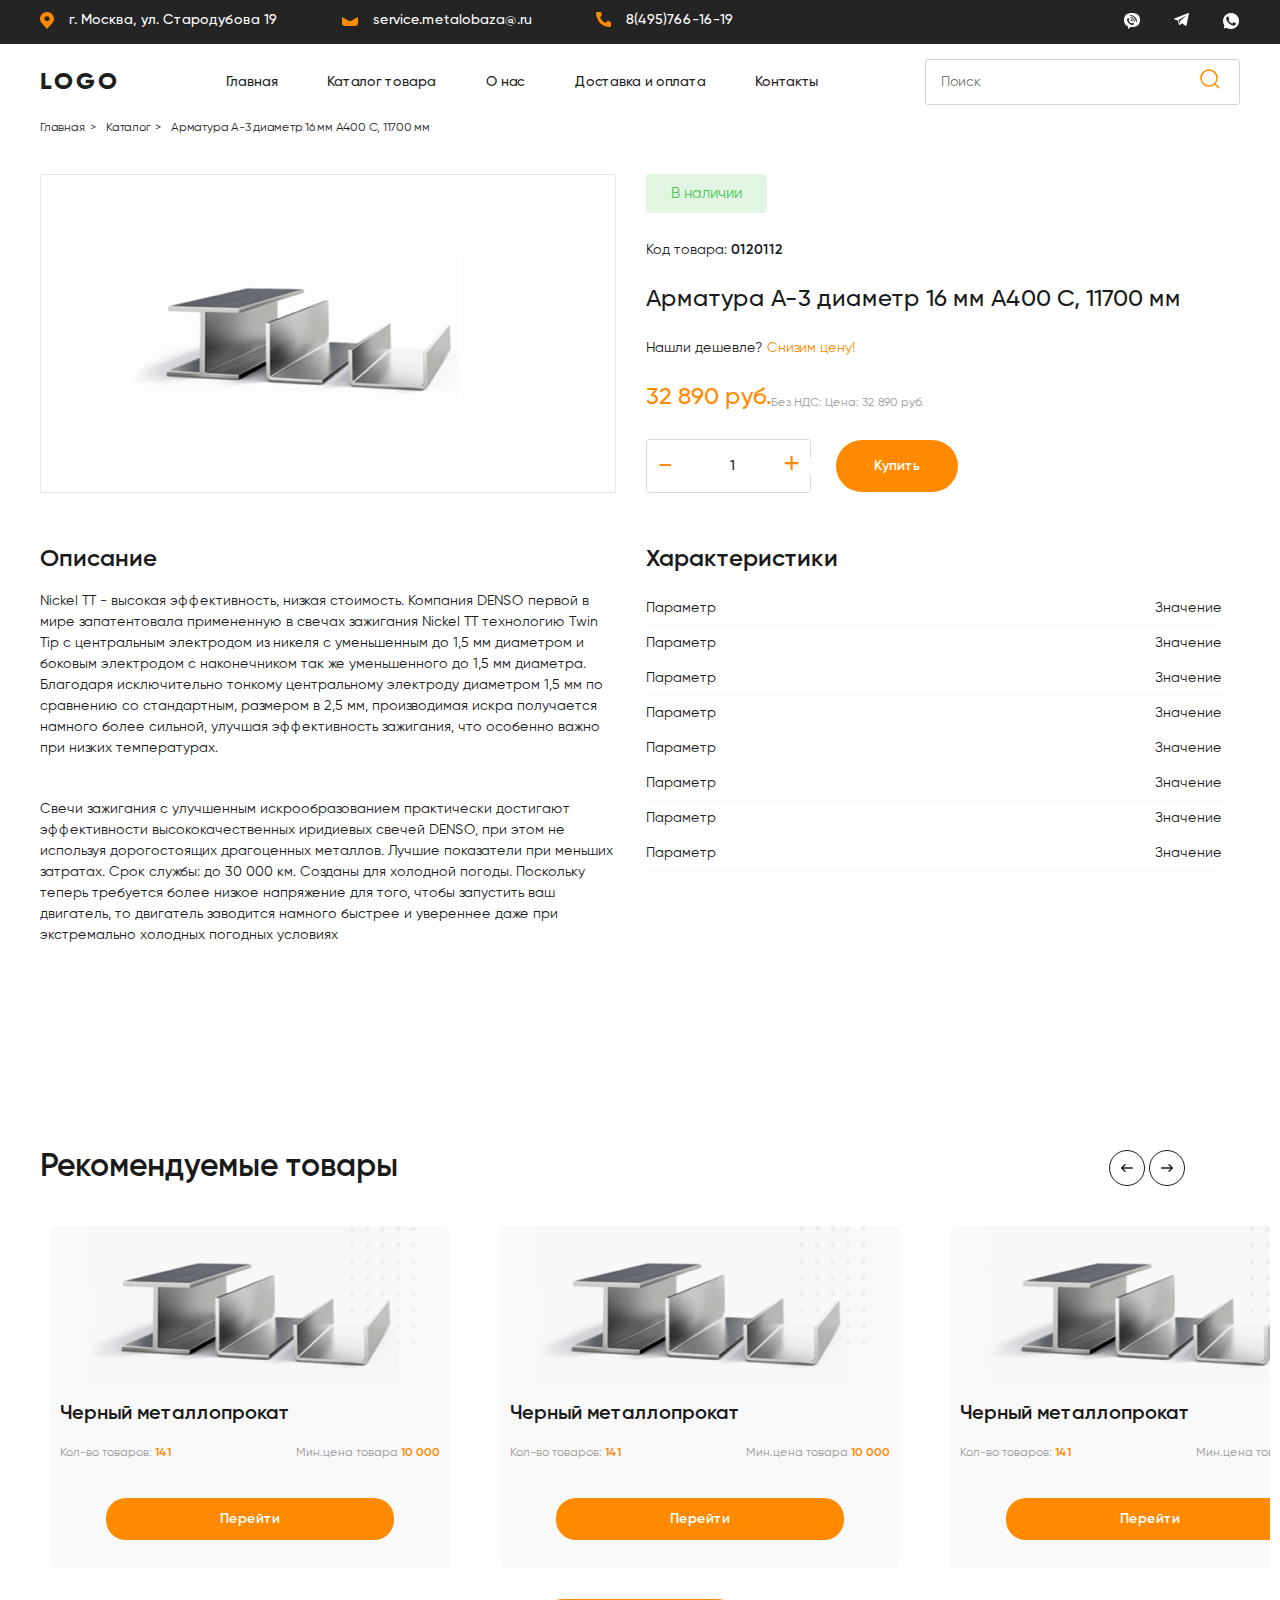
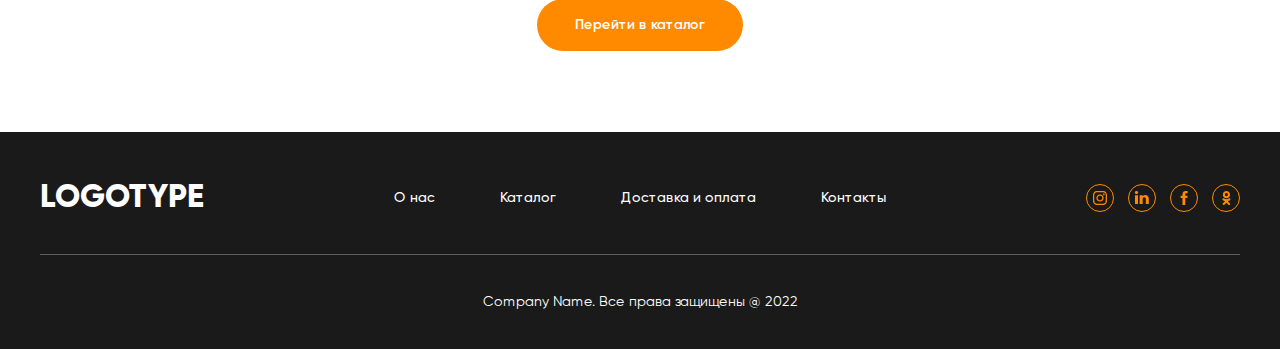
<file: product.html>
<!DOCTYPE html>
<html lang="ru">
<head>
    <meta charset="UTF-8">
    <meta http-equiv="X-UA-Compatible" content="IE=edge">
    <meta name="viewport" content="width=device-width, initial-scale=1.0">
    <link rel="stylesheet" href="css/style.css">
    <link rel="stylesheet" href="css/swiper.css">
    <title>Metall Product</title>
</head>
<body>
    <header>
        <div class="header-top">
            <div class="container">
                <div class="header-top--content">
                    <div class="header-top--info">
                        <a href="#" class="header-top--info-link header-link-location"><img src="img/loc.svg" alt=""> г. Москва, ул. Стародубова 19</a>
                        <a href="mailto:service.metalobaza@.ru" class="header-top--info-link header-link-email"><img src="img/mail.svg" alt=""> service.metalobaza@.ru</a>
                        <a href="tel:8(495)766-16-19" class="header-top--info-link header-link-phone"><img src="img/phone.svg" alt=""> 8(495)766-16-19</a>
                    </div>
                    <div class="header-top--social">
                        <a href="#" class="header-social"><img src="img/twitter.svg" alt=""></a>
                        <a href="#" class="header-social"><img src="img/tg.svg" alt=""></a>
                        <a href="#" class="header-social"><img src="img/wh.svg" alt=""></a>
                    </div>
                </div>
            </div>
        </div>
         <div class="container">
            <div class="header-bottom-content">
                <div class="header-logo-wrap">
                    <a href="index.html" class="header-logo">
                        logo
                    </a>
                </div>
                <nav class="nav">
                    <div class="nav-burger-menu-wrap menu-btn">
                        <span class="nav-burger-line"></span>
                        <span class="nav-burger-line"></span>
                        <span class="nav-burger-line"></span>
                    </div>
                    <div class="nav-burger-menu menu">
                        <ul class="nav-list menu">
                            <li><a href="index.html" class="nav-link">Главная</a></li>
                            <li><a href="catalog.html" class="nav-link nav-link-dropdown">Каталог товара</a></li>
                            <li><a href="about.html" class="nav-link">О нас</a></li>
                            <li><a href="#" class="nav-link">Доставка и оплата</a></li>
                            <li><a href="contact.html" class="nav-link">Контакты</a></li>
                        </ul>
                        <form class="header-form mobile-search-form" action="">
                            <input placeholder="Поиск" type="search" name="" id="">
                            <button ><img src="img/search.svg" alt=""></button>
                        </form>
                    </div>
                </nav>
                 <form class="header-form" action="">
                    <input placeholder="Поиск" type="search" name="" id="">
                    <button ><img src="img/search.svg" alt=""></button>
                </form>
            </div>
        </div> 
    </header>
    <div class="container">
        <div class="breadcump-wrap">
            <div class="breadcump">
                <a href="index.html">Главная</a>
                <a href="#">Каталог</a>
                <a href="#">Арматура А-3 диаметр 16 мм А400 С, 11700 мм</a>
            </div>
        </div>
    </div> 
    <section class="product">
        <div class="container">
            <div class="product-content">
                <div class="product-content-column">
                    <div class="product-img">
                        <img src="img/product-img.png" alt="">
                    </div>
                    <div class="product-page-info">
                        <div class="product-availability">В наличии</div>
                        <div class="product-code">Код товара: <span class="product-code-number">0120112</span></div>
                        <div class="product-page-title">Арматура А-3 диаметр 16 мм А400 С, 11700 мм</div>
                        <div class="product-cheaper">Нашли дешевле? <a href="#">Снизим цену!</a></div>
                        <div class="product-price">32 890 руб. <div class="product-price-nds">Без НДС: Цена: 32 890 руб.</div></div>
                        <div class="product-buy">
                            <div class="quantity_inner">        
                                <button class="bt_minus">-</button>
                                <input type="text" class="quantity" value="1" data-max-count="200000">
                                <button class="bt_plus">+</button>
                            </div>
                             <div class="product-buy-btn">
                                <a href="#">Купить</a>
                            </div> 
                        </div>
                    </div>
                </div>
                <div class="product-content-column">
                    <div class="product-description">
                        <div class="product-description-title">Описание</div>
                        <div class="product-description-txt">Nickel TT - высокая эффективность, низкая стоимость.
                            Компания DENSO первой в мире запатентовала примененную в свечах зажигания Nickel TT технологию Тwin Tip с центральным электродом из никеля с уменьшенным до 1,5 мм диаметром и боковым электродом с наконечником так же уменьшенного до 1,5 мм диаметра. Благодаря исключительно тонкому центральному электроду диаметром 1,5 мм по сравнению со стандартным, размером в 2,5 мм, производимая искра получается намного более сильной, улучшая эффективность зажигания, что особенно важно при низких температурах.</div>
                        <div class="product-description-txt">Свечи зажигания с улучшенным искрообразованием практически достигают эффективности высококачественных иридиевых свечей DENSO, при этом не используя дорогостоящих драгоценных металлов. Лучшие показатели при меньших затратах. Срок службы: до 30 000 км. Созданы для холодной погоды. Поскольку теперь требуется более низкое напряжение для того, чтобы запустить ваш двигатель, то двигатель заводится намного быстрее и увереннее даже при экстремально холодных погодных условиях</div>
                    </div> 

                    <div class="product-specifications">
                        <div class="product-specifications-title">Характеристики</div>
                        <div class="product-specifications-container">
                            <div class="specifications-param">Параметр</div>
                            <div class="specifications-value">Значение</div>
                        </div>
                        <div class="product-specifications-container">
                            <div class="specifications-param">Параметр</div>
                            <div class="specifications-value">Значение</div>
                        </div>
                        <div class="product-specifications-container">
                            <div class="specifications-param">Параметр</div>
                            <div class="specifications-value">Значение</div>
                        </div>
                        <div class="product-specifications-container">
                            <div class="specifications-param">Параметр</div>
                            <div class="specifications-value">Значение</div>
                        </div>
                        <div class="product-specifications-container">
                            <div class="specifications-param">Параметр</div>
                            <div class="specifications-value">Значение</div>
                        </div>
                        <div class="product-specifications-container">
                            <div class="specifications-param">Параметр</div>
                            <div class="specifications-value">Значение</div>
                        </div>
                        <div class="product-specifications-container">
                            <div class="specifications-param">Параметр</div>
                            <div class="specifications-value">Значение</div>
                        </div>
                        <div class="product-specifications-container">
                            <div class="specifications-param">Параметр</div>
                            <div class="specifications-value">Значение</div>
                        </div>
                    </div> 
                </div>
            </div>
        </div>
    </section>
    <section class="slider-product-wrap ">
        <div class="container"> 
          <h2 class="slider-product-title">Рекомендуемые товары</h2> </div>
    
     <div class="container-slider-product"> 
     
           <div class="slider-product swiper mySwiper">
               <div class="swiper-wrapper">
               <div class="slide-product swiper-slide">
                   <div class="product-card">
                       <img src="img/prodcut-grid.png" alt="">
                       <div class="product-title">Черный металлопрокат</div>
                       <div class="product-info">
                           <div class="">
                               <p class="">Кол-во товаров: <span>141</span></p>
                           </div>
                           <div class="">
                               <p class="">Мин.цена товара <span>10 000</span></p>
                           </div>
                       </div>
                       <a href="product.html">Перейти</a>
                   </div>
               </div>
               <div class="slide-product swiper-slide">
                   <div class="product-card">
                       <img src="img/prodcut-grid.png" alt="">
                       <div class="product-title">Черный металлопрокат</div>
                       <div class="product-info">
                           <div class="">
                               <p class="">Кол-во товаров: <span>141</span></p>
                           </div>
                           <div class="">
                               <p class="">Мин.цена товара <span>10 000</span></p>
                           </div>
                       </div>
                       <a href="product.html">Перейти</a>
                   </div>
               </div>
               <div class="slide-product swiper-slide">
                   <div class="product-card">
                       <img src="img/prodcut-grid.png" alt="">
                       <div class="product-title">Черный металлопрокат</div>
                       <div class="product-info">
                           <div class="">
                               <p class="">Кол-во товаров: <span>141</span></p>
                           </div>
                           <div class="">
                               <p class="">Мин.цена товара <span>10 000</span></p>
                           </div>
                       </div>
                       <a href="product.html">Перейти</a>
                   </div>
               </div>
               <div class="slide-product swiper-slide">
                   <div class="product-card">
                       <img src="img/prodcut-grid.png" alt="">
                       <div class="product-title">Черный металлопрокат</div>
                       <div class="product-info">
                           <div class="">
                               <p class="">Кол-во товаров: <span>141</span></p>
                           </div>
                           <div class="">
                               <p class="">Мин.цена товара <span>10 000</span></p>
                           </div>
                       </div>
                       <a href="product.html">Перейти</a>
                   </div>
               </div>
               <div class="slide-product swiper-slide">
                   <div class="product-card">
                       <img src="img/prodcut-grid.png" alt="">
                       <div class="product-title">Черный металлопрокат</div>
                       <div class="product-info">
                           <div class="">
                               <p class="">Кол-во товаров: <span>141</span></p>
                           </div>
                           <div class="">
                               <p class="">Мин.цена товара <span>10 000</span></p>
                           </div>
                       </div>
                       <a href="product.html">Перейти</a>
                   </div>
               </div>
               <div class="slide-product swiper-slide">
                   <div class="product-card">
                       <img src=" img/prodcut-grid.png" alt="">
                       <div class="product-title">Черный металлопрокат</div>
                       <div class="product-info">
                           <div class="">
                               <p class="">Кол-во товаров: <span>141</span></p>
                           </div>
                           <div class="">
                               <p class="">Мин.цена товара <span>10 000</span></p>
                           </div>
                       </div>
                       <a href="product.html">Перейти</a>
                   </div>
               </div>
               <div class="slide-product swiper-slide">
                   <div class="product-card">
                       <img src=" img/prodcut-grid.png" alt="">
                       <div class="product-title">Черный металлопрокат</div>
                       <div class="product-info">
                           <div class="">
                               <p class="">Кол-во товаров: <span>141</span></p>
                           </div>
                           <div class="">
                               <p class="">Мин.цена товара <span>10 000</span></p>
                           </div>
                       </div>
                       <a href="product.html">Перейти</a>
                   </div>
               </div>
               <div class="slide-product swiper-slide">
                   <div class="product-card">
                       <img src=" img/prodcut-grid.png" alt="">
                       <div class="product-title">Черный металлопрокат</div>
                       <div class="product-info">
                           <div class="">
                               <p class="">Кол-во товаров: <span>141</span></p>
                           </div>
                           <div class="">
                               <p class="">Мин.цена товара <span>10 000</span></p>
                           </div>
                       </div>
                       <a href="product.html">Перейти</a>
                   </div>
               </div>
               <div class="slide-product swiper-slide">
                   <div class="product-card">
                       <img src=" img/prodcut-grid.png" alt="">
                       <div class="product-title">Черный металлопрокат</div>
                       <div class="product-info">
                           <div class="">
                               <p class="">Кол-во товаров: <span>141</span></p>
                           </div>
                           <div class="">
                               <p class="">Мин.цена товара <span>10 000</span></p>
                           </div>
                       </div>
                       <a href="product.html">Перейти</a>
                   </div>
               </div>
               <div class="slide-product swiper-slide">
                   <div class="product-card">
                       <img src=" img/prodcut-grid.png" alt="">
                       <div class="product-title">Черный металлопрокат</div>
                       <div class="product-info">
                           <div class="">
                               <p class="">Кол-во товаров: <span>141</span></p>
                           </div>
                           <div class="">
                               <p class="">Мин.цена товара <span>10 000</span></p>
                           </div>
                       </div>
                       <a href="product.html">Перейти</a>
                   </div>
               </div>
               </div>
               <div class="swiper-button-prev slider-product-prev"></div>
               <div class="swiper-button-next slider-product-next"></div>
           </div>
      </div>
      <div class="product-slider-link-wrap">
          <a href="catalog.html" class="product-slider-link">Перейти в каталог</a>
       </div>
   </section> 
  <footer class="footer">
        <div class="container">
            <div class="footer-content">
                <div class="footer-logo">
                    LOGOTYPE
                </div>
                <div class="footer-nav">
                    <ul class="footer-nav-list">
                        <li class="footer-list-item"><a href="about.html">О нас</a></li>
                        <li class="footer-list-item"><a href="catalog.html">Каталог</a></li>
                        <li class="footer-list-item"><a href="#">Доставка и оплата</a></li>
                        <li class="footer-list-item"><a href="contact.html">Контакты</a></li>
                    </ul>
                </div>
                <div class="footer-social">
                    <a href="#"><img src="img/footer-inst.svg" alt=""></a>
                    <a href="#"><img src="img/footer-in.svg" alt=""></a>
                    <a href="#"><img src="img/footer-facebook.svg" alt=""></a>
                    <a href="#"><img src="img/footer-ok.svg" alt=""></a>
                </div>
            </div>
            <div class="footer-divider"></div>
            <div class="footer-copyright">Company Name. Все права защищены @ 2022</div>
        </div>
    </footer> 
    <script src="https://code.jquery.com/jquery-3.6.0.min.js" integrity="sha256-/xUj+3OJU5yExlq6GSYGSHk7tPXikynS7ogEvDej/m4=" crossorigin="anonymous"></script>
    <script src="https://unpkg.com/swiper/swiper-bundle.min.js"></script>
    <script src="js/main.js"></script>
</body>
</html>
</file>
<file: css/style.css>
* {
	padding: 0;
	margin: 0;
	border: 0;
}
*,
:after,
:before {
	-webkit-box-sizing: border-box;
	box-sizing: border-box;
}
:active,
:focus {
	outline: 0;
}
a:active,
a:focus {
	outline: 0;
}
aside,
footer,
header,
nav {
	display: block;
}
body,
html {
	height: 100%;
	width: 100%;
	font-size: 100%;
	line-height: 1;
	font-size: 14px;
	-ms-text-size-adjust: 100%;
	-moz-text-size-adjust: 100%;
	-webkit-text-size-adjust: 100%;
}
button,
input,
textarea {
	font-family: inherit;
}
input::-ms-clear {
	display: none;
}
button {
	cursor: pointer;
}
button::-moz-focus-inner {
	padding: 0;
	border: 0;
}
a,
a:visited {
	text-decoration: none;
}
a:hover {
	text-decoration: none;
}
ul li {
	list-style: none;
}
img {
	vertical-align: top;
}
h1,
h2,
h3,
h4,
h5,
h6 {
	font-size: inherit;
	font-weight: 400;
}
/* end reset css */
@font-face {
    font-family: 'Gilroy';
    src: url('../font/Gilroy-Regular.eot');
    src: local('Gilroy Regular'), local('Gilroy-Regular'),
        url('../font/Gilroy-Regular.eot?#iefix') format('embedded-opentype'),
        url('../font/Gilroy-Regular.woff2') format('woff2'),
        url('../font/Gilroy-Regular.woff') format('woff'),
        url('../font/Gilroy-Regular.ttf') format('truetype');
    font-weight: normal;
    font-style: normal;
}

@font-face {
    font-family: 'Gilroy';
    src: url('../font/Gilroy-ExtraboldItalic.eot');
    src: local('Gilroy Extrabold Italic'), local('Gilroy-ExtraboldItalic'),
        url('../font/Gilroy-ExtraboldItalic.eot?#iefix') format('embedded-opentype'),
        url('../font/Gilroy-ExtraboldItalic.woff2') format('woff2'),
        url('../font/Gilroy-ExtraboldItalic.woff') format('woff'),
        url('../font/Gilroy-ExtraboldItalic.ttf') format('truetype');
    font-weight: 800;
    font-style: italic;
}

@font-face {
    font-family: 'Gilroy';
    src: url('../font/Gilroy-Bold.eot');
    src: local('Gilroy Bold'), local('Gilroy-Bold'),
        url('../font/Gilroy-Bold.eot?#iefix') format('embedded-opentype'),
        url('../font/Gilroy-Bold.woff2') format('woff2'),
        url('../font/Gilroy-Bold.woff') format('woff'),
        url('../font/Gilroy-Bold.ttf') format('truetype');
    font-weight: bold;
    font-style: normal;
}

@font-face {
    font-family: 'Gilroy';
    src: url('../font/Gilroy-Black.eot');
    src: local('Gilroy Black'), local('Gilroy-Black'),
        url('../font/Gilroy-Black.eot?#iefix') format('embedded-opentype'),
        url('../font/Gilroy-Black.woff2') format('woff2'),
        url('../font/Gilroy-Black.woff') format('woff'),
        url('../font/Gilroy-Black.ttf') format('truetype');
    font-weight: 900;
    font-style: normal;
}

@font-face {
    font-family: 'Gilroy';
    src: url('../font/Gilroy-Light.eot');
    src: local('Gilroy Light'), local('Gilroy-Light'),
        url('../font/Gilroy-Light.eot?#iefix') format('embedded-opentype'),
        url('../font/Gilroy-Light.woff2') format('woff2'),
        url('../font/Gilroy-Light.woff') format('woff'),
        url('../font/Gilroy-Light.ttf') format('truetype');
    font-weight: 300;
    font-style: normal;
}

@font-face {
    font-family: 'Gilroy';
    src: url('../font/Gilroy-Semibold.eot');
    src: local('Gilroy Semibold'), local('Gilroy-Semibold'),
        url('../font/Gilroy-Semibold.eot?#iefix') format('embedded-opentype'),
        url('../font/Gilroy-Semibold.woff2') format('woff2'),
        url('../font/Gilroy-Semibold.woff') format('woff'),
        url('../font/Gilroy-Semibold.ttf') format('truetype');
    font-weight: 600;
    font-style: normal;
}

@font-face {
    font-family: 'Gilroy';
    src: url('../font/Gilroy-Medium.eot');
    src: local('Gilroy Medium'), local('Gilroy-Medium'),
        url('../font/Gilroy-Medium.eot?#iefix') format('embedded-opentype'),
        url('../font/Gilroy-Medium.woff2') format('woff2'),
        url('../font/Gilroy-Medium.woff') format('woff'),
        url('../font/Gilroy-Medium.ttf') format('truetype');
    font-weight: 500;
    font-style: normal;
}

@font-face {
    font-family: 'Gilroy';
    src: url('../font/Gilroy-MediumItalic.eot');
    src: local('Gilroy Medium Italic'), local('Gilroy-MediumItalic'),
        url('../font/Gilroy-MediumItalic.eot?#iefix') format('embedded-opentype'),
        url('../font/Gilroy-MediumItalic.woff2') format('woff2'),
        url('../font/Gilroy-MediumItalic.woff') format('woff'),
        url('../font/Gilroy-MediumItalic.ttf') format('truetype');
    font-weight: 500;
    font-style: italic;
}

@font-face {
    font-family: 'Gilroy';
    src: url('../font/Gilroy-BlackItalic.eot');
    src: local('Gilroy Black Italic'), local('Gilroy-BlackItalic'),
        url('../font/Gilroy-BlackItalic.eot?#iefix') format('embedded-opentype'),
        url('../font/Gilroy-BlackItalic.woff2') format('woff2'),
        url('../font/Gilroy-BlackItalic.woff') format('woff'),
        url('../font/Gilroy-BlackItalic.ttf') format('truetype');
    font-weight: 900;
    font-style: italic;
}

@font-face {
    font-family: 'Gilroy';
    src: url('../font/Gilroy-UltraLight.eot');
    src: local('Gilroy UltraLight'), local('Gilroy-UltraLight'),
        url('../font/Gilroy-UltraLight.eot?#iefix') format('embedded-opentype'),
        url('../font/Gilroy-UltraLight.woff2') format('woff2'),
        url('../font/Gilroy-UltraLight.woff') format('woff'),
        url('../font/Gilroy-UltraLight.ttf') format('truetype');
    font-weight: 200;
    font-style: normal;
}

@font-face {
    font-family: 'Gilroy';
    src: url('../font/Gilroy-RegularItalic.eot');
    src: local('Gilroy Regular Italic'), local('Gilroy-RegularItalic'),
        url('../font/Gilroy-RegularItalic.eot?#iefix') format('embedded-opentype'),
        url('../font/Gilroy-RegularItalic.woff2') format('woff2'),
        url('../font/Gilroy-RegularItalic.woff') format('woff'),
        url('../font/Gilroy-RegularItalic.ttf') format('truetype');
    font-weight: normal;
    font-style: italic;
}

@font-face {
    font-family: 'Gilroy';
    src: url('../font/Gilroy-SemiboldItalic.eot');
    src: local('Gilroy Semibold Italic'), local('Gilroy-SemiboldItalic'),
        url('../font/Gilroy-SemiboldItalic.eot?#iefix') format('embedded-opentype'),
        url('../font/Gilroy-SemiboldItalic.woff2') format('woff2'),
        url('../font/Gilroy-SemiboldItalic.woff') format('woff'),
        url('../font/Gilroy-SemiboldItalic.ttf') format('truetype');
    font-weight: 600;
    font-style: italic;
}

@font-face {
    font-family: 'Gilroy';
    src: url('../font/Gilroy-HeavyItalic.eot');
    src: local('Gilroy Heavy Italic'), local('Gilroy-HeavyItalic'),
        url('../font/Gilroy-HeavyItalic.eot?#iefix') format('embedded-opentype'),
        url('../font/Gilroy-HeavyItalic.woff2') format('woff2'),
        url('../font/Gilroy-HeavyItalic.woff') format('woff'),
        url('../font/Gilroy-HeavyItalic.ttf') format('truetype');
    font-weight: 900;
    font-style: italic;
}

@font-face {
    font-family: 'Gilroy';
    src: url('../font/Gilroy-Extrabold.eot');
    src: local('Gilroy Extrabold'), local('Gilroy-Extrabold'),
        url('../font/Gilroy-Extrabold.eot?#iefix') format('embedded-opentype'),
        url('../font/Gilroy-Extrabold.woff2') format('woff2'),
        url('../font/Gilroy-Extrabold.woff') format('woff'),
        url('../font/Gilroy-Extrabold.ttf') format('truetype');
    font-weight: 800;
    font-style: normal;
}

@font-face {
    font-family: 'Gilroy';
    src: url('../font/Gilroy-BoldItalic.eot');
    src: local('Gilroy Bold Italic'), local('Gilroy-BoldItalic'),
        url('../font/Gilroy-BoldItalic.eot?#iefix') format('embedded-opentype'),
        url('../font/Gilroy-BoldItalic.woff2') format('woff2'),
        url('../font/Gilroy-BoldItalic.woff') format('woff'),
        url('../font/Gilroy-BoldItalic.ttf') format('truetype');
    font-weight: bold;
    font-style: italic;
}

@font-face {
    font-family: 'Gilroy';
    src: url('../font/Gilroy-UltraLightItalic.eot');
    src: local('Gilroy UltraLight Italic'), local('Gilroy-UltraLightItalic'),
        url('../font/Gilroy-UltraLightItalic.eot?#iefix') format('embedded-opentype'),
        url('../font/Gilroy-UltraLightItalic.woff2') format('woff2'),
        url('../font/Gilroy-UltraLightItalic.woff') format('woff'),
        url('../font/Gilroy-UltraLightItalic.ttf') format('truetype');
    font-weight: 200;
    font-style: italic;
}

@font-face {
    font-family: 'Gilroy';
    src: url('../font/Gilroy-LightItalic.eot');
    src: local('Gilroy Light Italic'), local('Gilroy-LightItalic'),
        url('../font/Gilroy-LightItalic.eot?#iefix') format('embedded-opentype'),
        url('../font/Gilroy-LightItalic.woff2') format('woff2'),
        url('../font/Gilroy-LightItalic.woff') format('woff'),
        url('../font/Gilroy-LightItalic.ttf') format('truetype');
    font-weight: 300;
    font-style: italic;
}

@font-face {
    font-family: 'Gilroy';
    src: url('../font/Gilroy-Heavy.eot');
    src: local('Gilroy Heavy'), local('Gilroy-Heavy'),
        url('../font/Gilroy-Heavy.eot?#iefix') format('embedded-opentype'),
        url('../font/Gilroy-Heavy.woff2') format('woff2'),
        url('../font/Gilroy-Heavy.woff') format('woff'),
        url('../font/Gilroy-Heavy.ttf') format('truetype');
    font-weight: 900;
    font-style: normal;
}

@font-face {
    font-family: 'Gilroy';
    src: url('../font/Gilroy-Thin.eot');
    src: local('Gilroy Thin'), local('Gilroy-Thin'),
        url('../font/Gilroy-Thin.eot?#iefix') format('embedded-opentype'),
        url('../font/Gilroy-Thin.woff2') format('woff2'),
        url('../font/Gilroy-Thin.woff') format('woff'),
        url('../font/Gilroy-Thin.ttf') format('truetype');
    font-weight: 100;
    font-style: normal;
}

@font-face {
    font-family: 'Gilroy';
    src: url('../font/Gilroy-ThinItalic.eot');
    src: local('Gilroy Thin Italic'), local('Gilroy-ThinItalic'),
        url('../font/Gilroy-ThinItalic.eot?#iefix') format('embedded-opentype'),
        url('../font/Gilroy-ThinItalic.woff2') format('woff2'),
        url('../font/Gilroy-ThinItalic.woff') format('woff'),
        url('../font/Gilroy-ThinItalic.ttf') format('truetype');
    font-weight: 100;
    font-style: italic;
}

html {
    font-family: 'Gilroy';  
    
}
.container {
    max-width: 1220px;
    margin: 0 auto;
    padding: 0 10px;
}
.container-slider-product {
/*     max-width: 1220px; */
    padding: 0 10px;
    margin: 0 auto;
  /*       max-width: 1600px; */
       /*  margin-right: 0 auto; */
      /*   margin-left: 414px; */
/*       position: absolute; */
     /*  right: 0; */
}
.header-top {
    background: #242424;
    padding: 12px 0 15px 0;
}
.header-top--content {
    display: flex;
    justify-content: space-between;
    align-items: center;
}
.header-top--info-link {
    padding-left: 60px;
    font-style: normal;
    font-weight: 500;
    font-size: 14px;
    line-height: 16px;
    color: #fff;
    transition: all .3s;
    -webkit-transition: all .3s;
    -moz-transition: all .3s;
    -ms-transition: all .3s;
    -o-transition: all .3s;
    position: relative;
}
.header-top--info-link:first-child {
    padding-left: 0;
}
.header-top--info-link:hover {
    color: #FF8A00;
    transition: all .3s;
    -webkit-transition: all .3s;
    -moz-transition: all .3s;
    -ms-transition: all .3s;
    -o-transition: all .3s;
    position: relative;
}

.header-top--info-link:hover:first-child:after {
    position: absolute;
    content: '';
    border-bottom: 1px dashed #FF8A00;
    width: 200px;
    top: 20px;
    left: 26px;
}

.header-top--info-link:hover:nth-child(2):after {
    position: absolute;
    content: '';
    border-bottom: 1px dashed #FF8A00;
    width: 152px;
    top: 20px;
    left: 91px;
}

.header-top--info-link:hover:nth-child(3):after {
    position: absolute;
    content: '';
    border-bottom: 1px dashed #FF8A00;
    width: 97px;
    top: 20px;
    left: 91px;
}
/* .header-top--info-link:hover:after {
    position: absolute;
    content: '';
    border-bottom: 1px dashed #fff;
    width: 100px;
} */
.header-link-email img{
    padding-top: 5px;
}
.header-top--info-link img {
    padding-right: 11px;
}
.header-social {
    padding-left: 30px;
}
.header-social:first-child {
    padding-left: 0;
}
.header-bottom-content {
    display: flex;
    justify-content: space-between;
    align-items: center;
    padding-top: 15px;
    padding-bottom: 15px;
}
.header-logo {
    font-style: normal;
    font-weight: 800;
    font-size: 24px;
    letter-spacing: 0.12em;
    color: #1E1E1E;
    text-transform: uppercase;
}
.nav-list {
    display: flex;
}
.nav-list li {
    padding-left: 50px; 
}
.mobile-search-form {
    display: none;
}
.nav-link {
    font-style: normal;
    font-weight: 500;
    font-size: 14px;
    letter-spacing: -0.02em;
    color: #1E1E1E;
    transition: all .3s;
    -webkit-transition: all .3s;
    -moz-transition: all .3s;
    -ms-transition: all .3s;
    -o-transition: all .3s;
}
.nav-link:hover {
    color: #FF8A00;
    transition: all .3s;
    -webkit-transition: all .3s;
    -moz-transition: all .3s;
    -ms-transition: all .3s;
    -o-transition: all .3s;
}
.nav-list li:first-child {
    padding-left: 0;
}
.header-form {
    position: relative;
}
.header-form input {
    width: 315px;
    height: 46px;
    border: 1px solid #D5D5D5;
    border-radius:3px ;
    -webkit-border-radius:3px ;
    -moz-border-radius:3px ;
    -ms-border-radius:3px ;
    -o-border-radius:3px ;
}
input::-webkit-search-decoration,
input::-webkit-search-cancel-button,
input::-webkit-search-results-button,
input::-webkit-search-results-decoration { display: none; }
.header-form input {
    padding-left: 15px;
    font-style: normal;
    font-weight: normal;
    font-size: 14px;
    letter-spacing: -0.02em;
    color: #5E5E5E;
}
.header-form button {
    background: transparent;
    position: absolute;
    right: 20px;
    top: 10px;
}
.hero {
    background: url('../img/header-bg.png') no-repeat;
    background-size:  cover;
    background-position: center;
    height: 413px;
}
.hero-content {
    text-align: center;
    padding-top: 108px;
}
.hero-content h1 {
    font-style: normal;
    font-weight: 600;
    font-size: 50px;
    color: #FFFFFF;
}
.hero-content div {
    margin-top: 49px;
    display: block;
}
.hero-link {
    padding: 19px 38px;
    border-radius: 30px;
    font-style: normal;
    font-weight: 600;
    font-size: 14px;
    text-align: center;
    color: #FFFFFF;
    background: #ff8a00;
    -webkit-border-radius: 30px;
    -moz-border-radius: 30px;
    -ms-border-radius: 30px;
    -o-border-radius: 30px;
}

/* description */
.playpause {
    background-image:url(../img/play.svg);
    background-repeat:no-repeat;
    width:48px;
    height:48px;
    position:absolute;
    left:0%;
    right:0%;
    top:125px;
 /*    bottom:0%; */
    margin:auto;
    background-size:contain;
    background-position: center;
}
.description-content {
    display: flex;
    justify-content: space-between;
}
.description {
    margin-top: 180px;
}
.description-content--column h1{
    font-family: Gilroy;
    font-style: normal;
    font-weight: 600;
    font-size: 32px;
    color: #1A1A1A;
    line-height: 40px;
}
.description-content--column span {
    color: #FF8A00;
}
.description-content--column p {
    font-family: Gilroy;
    font-style: normal;
    font-weight: normal;
    font-size: 14px;
    letter-spacing: 0.01em;
    color: #1A1A1A;
    padding-top: 40px;
    line-height: 16px;

}
.description-content--column p + p {
    padding: 20px 0 60px 0;
    display: block;
}
.description-content--column a{
    font-style: normal;
    font-weight: 600;
    font-size: 14px;
    color: #FFFFFF;
    background: #FF8A00;
    padding: 19px 38px;
    border-radius: 30px;
    -webkit-border-radius: 30px;
    -moz-border-radius: 30px;
    -ms-border-radius: 30px;
    -o-border-radius: 30px;
}
.description-content--column {
    padding-right: 130px;
}
.description-content--column + .description-content--column {
    position: relative;
    z-index: 10;
    padding: 0;
}
.description-content--column + .description-content--column:after {
    content: url('../img/description-grid.svg');
    position: absolute;
    z-index: -1;
    right: -76px;
    top: -73px;
}
.description-content--column + .description-content--column::before {
    content: url('../img/description-grid.svg');
    position: absolute;
    z-index: -1;
    top: 78px;
    left: -110px;   
}
.description-content--column video {
    width: 610px;
    position: relative;
}
.description-content--column video::after {
    content: "";
    position: absolute;
    border: 25px solid #fff;
    top: 25%;
    left: 40%;
    border-left: 40px solid #fff;
}
.description-card-wrap {
    margin-top: 80px;
    display: flex;
    justify-content: space-between;
}
.description-card {
    display: flex;
    align-items: center;
    justify-content: center;
    padding-left: 20px;
    padding-top: 5px;
    padding-bottom: 5px;
    background: #FFFFFF;
    box-shadow: 10px 10px 25px -7px rgba(0, 0, 0, 0.57);
    border-radius: 20px;
    margin-left: 10px;
    position: relative;
 /*    width: 25%; */
}
.description-card::before {
    content: url('../img/01.svg');
    position: absolute;
    right: 0;
    top:0;
    z-index: 1;
}
.description-card:nth-child(2):before {
    content: url('../img/02.svg');
    position: absolute;
    right: 0;
    top:0;
    z-index: 1;
}
.description-card:nth-child(3):before {
    content: url('../img/03.svg');
    position: absolute;
    right: 0;
    top:0;
    z-index: 1;
}
.description-card:nth-child(4):before {
    content: url('../img/04.svg');
    position: absolute;
    right: 0;
    top:0;
    z-index: 1;
}
.description-card:hover {
    background: #F8F8F8;
    cursor: pointer;
}
.description-card:hover p {
    color: #FF8A00;
}
.description-card:first-child {
    margin-left: 0;
}
.description-card img{
    padding-right: 19px;
}
.description-card p {
    z-index: 10;
    font-style: normal;
    font-weight: 600;
    font-size: 16px;
    letter-spacing: 0.01em;
    color: #1A1A1A;
}
/* end description */
/* product */
.slider-product-wrap {
    position: relative;
    margin-top: 140px;
}
.slide-product {
     margin: 0 20px; 
}
/* .swiper-wrapper {
    justify-content: center;
} */
.slider-product-title {
    font-family: Gilroy;
    font-style: normal;
    font-weight: 600;
    font-size: 32px;
    position: absolute;
    color: #1A1A1A;
    top: 25px;
}
.swiper {
    width: 100%;
    height: 100%;
    display: flex;
  }
  .swiper-slide {
    text-align: center;
    font-size: 18px;
    background: #fff;
    /* Center slide text vertically */
    display: -webkit-box;
    display: -ms-flexbox;
    display: -webkit-flex;
    display: flex;
    -webkit-box-pack: center;
    -ms-flex-pack: center;
    -webkit-justify-content: center;
    justify-content: center;
    -webkit-box-align: center;
    -ms-flex-align: center;
    -webkit-align-items: center;
    align-items: center;
}
.product-card {
    width: 400px;
    height: 342px;
    background: #F9F9F9;
    border-radius: 7px;
    position: relative;
    z-index: 2;
}
.product-card img {
    width: 332px;
    height: 156px;
    margin: 0 auto;
}
.product-info {
    display: flex;
    justify-content: space-between;
    padding-left: 10px;
    padding-right: 10px;
    padding-bottom: 50px;
}
.product-info p {
    font-style: normal;
    font-weight: normal;
    font-size: 12px;
    color: #999999;
}
.product-info p span {
    font-style: normal;
    font-weight: 600;
    font-size: 12px;
    color: #FF8A00;
}
.product-title {
    font-style: normal;
    font-weight: 600;
    font-size: 20px;
    line-height: 126.8%;
    color: #1A1A1A;
    text-align: left;
    padding-left: 10px;
    padding-top: 20px;
    padding-bottom: 20px;
}
.product-card a {
    font-family: Gilroy;
    font-style: normal;
    font-weight: 600;
    font-size: 14px;
    background: #FF8A00;
    color: #FFFFFF;
    padding: 14px 114px;
    border-radius: 20px;
    -webkit-border-radius: 20px;
    -moz-border-radius: 20px;
    -ms-border-radius: 20px;
    -o-border-radius: 20px;
}
.swiper-wrapper {
    padding-top: 100px;
}
.slider-product-prev {
    right: 130px;
}
.slider-product-next {
    right: 90px;
}
.swiper-button-next:after, .swiper-rtl .swiper-button-prev:after {
    content: url('../img/slider-next.svg') !important;
}
.swiper-button-prev:after, .swiper-rtl .swiper-button-next:after {
    content: url('../img/slider-prev.svg') !important;
}
.product-slider-link-wrap {
    text-align: center;
    margin-top: 50px;
}
.product-slider-link {
    padding: 19px 38px;
    font-style: normal;
    font-weight: 600;
    font-size: 14px;
    text-align: center;
    background: #FF8A00;
    border-radius: 35px;
    color: #FFFFFF;
}
/* end product */
/* product page */
.product-content {
    margin-top: 40px;
    display: flex;
    flex-direction: column;
}
.product-content-column {
    width: 100%;
    display: flex;

}
.product-img {
    border: 1px solid #E8E8E8;
    padding: 76px 86px;
}
.product-description {
    margin-top: 54px;
    padding-bottom: 20px;
    width: 48%;
}
.product-page-info {
    width: 48%;
    margin-left: 30px;
}
.product-specifications {
    width: 48%;
    margin-left: 30px;
    margin-top: 54px;
}
.product-img {
    width: 48%;
}
.product-description-title {
    font-style: normal;
    font-weight: 600;
    font-size: 24px;
    color: #1A1A1A;
}
.product-description-txt {
    padding: 20px 0;
    font-style: normal;
    font-weight: normal;
    font-size: 14px;
    line-height: 150%;
    color: #1A1A1A;
}
.product-availability {
    background: #E2F5E3;
    border-radius: 3px;
    font-style: normal;
    font-weight: normal;
    font-size: 15px;
    color: #4CC552;
    width: 121px;
    height: 39px;
    display: flex;
    align-items: center;
    justify-content: center;
}
.product-code {
    margin-top: 30px;
    font-style: normal;
    font-weight: normal;
    font-size: 14px;
    color: #1A1A1A;    
}
.product-code-number {
    font-style: normal;
    font-weight: 600;
    font-size: 14px;
    color: #1A1A1A;
}
.product-page-title {
    margin-top: 30px;
    font-style: normal;
    font-weight: 500;
    font-size: 24px;
    color: #1A1A1A;
}
.product-cheaper {
    margin-top: 30px;
    font-style: normal;
    font-weight: normal;
    font-size: 14px;
    color: #1A1A1A;
}
.product-cheaper a {
    color: #FF8A00;
}
.product-price {
    margin-top: 30px;
    display: flex;
    align-items: flex-end;
    font-style: normal;
    font-weight: 500;
    font-size: 24px;
    color: #FF8A00;
}
.product-price-nds {
    font-style: normal;
    font-weight: normal;
    font-size: 12px;
    color: #9B9B9B;
}
.product-buy {
    display: flex;
    margin-top: 30px;
    align-items: center;
}
.quantity_inner {
    width: 165px;
    height: 54px;
    border: 1px solid #DBDBDB;
    border-radius: 3px;
    display: flex;
    align-items: center;
    justify-content: space-between;
    position: relative;
}
.bt_minus {
   background: transparent;
   left: 10px;
   position: absolute; 
   color: #FF8A00;
   font-size: 32px;
}
.bt_plus {
   background: transparent;
   position: absolute;
   right: 10px;
   color: #FF8A00;
   font-size: 32px;
}
.quantity {
    text-align: center;
    font-style: normal;
    font-weight: 500;
    font-size: 14px;
    color: #1A1A1A;
}
.product-buy-btn {
    margin-left: 25px;
}
.product-buy-btn a {
    font-style: normal;
    font-weight: 600;
    font-size: 14px;
    color: #FFFFFF;
    background: #FF8A00;
    padding: 19px 38px;
    border-radius: 30px;
    -webkit-border-radius: 30px;
    -moz-border-radius: 30px;
    -ms-border-radius: 30px;
    -o-border-radius: 30px;
}
.product-specifications-title {
    font-style: normal;
    font-weight: 600;
    font-size: 24px;
    color: #1A1A1A;
    padding-bottom: 20px;
}
.product-specifications-container {
    display: flex;
    justify-content: space-between;
    border-bottom: 1px solid #f8f8f8;
    padding: 10px 0;
    font-style: normal;
    font-weight: normal;
    font-size: 14px;
    color: #1A1A1A;
}
/* end product page */
/* reviews */
.reviews {
    margin-top: 100px;
    background: #F8F8F8;
    padding-top: 60px;
}
.reviews-title {
    text-align: center;
    font-style: normal;
    font-weight: 600;
    font-size: 32px;
    color: #1A1A1A;
}
.reviews-title span {
    color: #FF8A00;
}
.container-reviews-row {
    display: flex;
    justify-content: space-around;
}
.reviews-container {
    background: #F8F8F8;
   padding-bottom: 60px;
}
.container-reviews-row p{
    font-style: normal;
    font-weight: 500;
    font-size: 14px;
    color: #FF8A00;
    padding-bottom: 30px;
}
.reviews-txt {
    padding-top: 30px;
    max-width: 500px;
    padding-left: 56px;
}
.container-reviews-row span {
    font-style: normal;
    font-weight: 300;
    font-size: 14px;
    line-height: 150%;
    color: #1A1A1A;
}
.reviews-slider {
    position: relative;
}
.swiper-pagination {
    left: 400px !important;
}
.swiper-pagination-current {
    font-style: normal;
    font-weight: 500;
    font-size: 24px;
    color: #1A1A1A;
}
.swiper-pagination-total {
    font-style: normal;
    font-weight: 500;
    font-size: 12px;
    color: #D0D0D0;
}
.swiper-pagination-horizontal {
    font-style: normal;
    font-weight: 500;
    font-size: 24px;
    color: #1A1A1A;
}
.slider-reviews-prev {
    top: 310px !important;
 /*    right: 660px; */
    left: 44%;
    z-index: 11 !important;
}
.slider-reviews-next {
    top: 310px !important;
 /*    right: 610px; */
    left: 48%;
    z-index: 11 !important;
}
.reviews-pagination {
    bottom: 102px!important;
}
/* end reviews */
/* cta */
.cta {
    margin-top: 100px;
    margin-bottom: 150px;
}
.cta-content {
    background: url('../img/cta-bg.png') no-repeat;
    background-size: cover;
    padding-bottom: 30px;
    height: 100%;
    text-align: center;
    border-radius: 5px;
    -webkit-border-radius: 5px;
    -moz-border-radius: 5px;
    -ms-border-radius: 5px;
    -o-border-radius: 5px;
    padding-top: 80px;
}
.cta-content h3 {
    font-style: normal;
    font-weight: 600;
    font-size: 32px;
    color: #FFFFFF;
}
.cta-content p {
    font-style: normal;
    font-weight: 500;
    font-size: 14px;
    line-height: 141.5%;
    color: #FFFFFF;
    opacity: 0.8;
    padding-top: 30px;
}
.form-cta {
    padding-top: 30px;
}
.form-cta input {
    width: 327px;
    height: 48px;
    background: #FFFFFF;
    border: 1px solid #E7E7E7;
    border-radius: 4px;
    padding-left: 10px;
    font-style: normal;
    font-weight: normal;
    font-size: 14px;
    color: #6C6C6C;
  /*   opacity: 0.8; */
  margin-right: 26px;
}
.form-cta button {
    width: 216px;
    height: 48px;
    background: #FF0000;
    border-radius: 6px;
    font-family: Gilroy;
    font-style: normal;
    font-weight: bold;
    font-size: 14px;
    letter-spacing: 0.01em;
    color: #FFFFFF;
}
/* end cta */

/* slider-news */
.last-news {
    position: relative;
}
.last-news-slider-prev {
    right: 15% !important;
}
.last-news-slider-next {
    right: 12% !important;
}
.slider-news {
    padding-bottom: 30px !important;
}
.slider-news-title {
    position: absolute;
    font-style: normal;
    font-weight: 600;
    font-size: 32px;
    color: #1A1A1A;
    top: 45px;
}
.news-title {
    font-style: normal;
    font-weight: 600;
    font-size: 24px;
    line-height: 126.8%;
    letter-spacing: 0.01em;
    color: #1A1A1A;
    padding-top: 15px;
    padding-bottom: 20px;
    text-align: left;
}
.news-card img {
    width: 99%;
}
.news-info {
    font-style: normal;
    font-weight: 300;
    font-size: 14px;
    line-height: 140.3%;
    color: #1D1D1D;
    padding-bottom:40px;
}
.news-card a{
    background: #FF8A00;
    border-radius: 35px;
    font-style: normal;
    font-weight: 600;
    font-size: 14px;
    text-align: center;
    color: #FFFFFF;
    padding: 14px 138px;
}
/* end slider news */
/* about */
.breadcump a{
    font-style: normal;
    font-weight: normal;
    font-size: 12px;
    letter-spacing: -0.02em;
    color: #1E1E1E; 
}
.breadcump a::after {
    content: '>';
    margin: 5px 5px 5px 5px;
}
.breadcump a:last-child::after {
    content: none;
}
.about-title {
    font-style: normal;
    font-weight: 600;
    font-size: 50px;
    color: #1A1A1A;
    padding-top: 40px;
}
.about-title span {
    color: #FF8A00;
}
.description-about-content {
    margin: 125px 0;
    display: flex;
    justify-content: space-between;
}
.about-title-h2 {
    font-family: Gilroy;
    font-style: normal;
    font-weight: 600;
    font-size: 32px;
    color: #1A1A1A;
}
.about-title-h2 span {
    color: #FF8A00;
}
.description-about-content-txt {
    padding-left: 90px;
}
.description-about-content-txt-item p{
    padding-top: 30px;
    padding-bottom: 20px;
    position: relative;
    font-style: normal;
    font-weight: 600;
    font-size: 17px;
    letter-spacing: 0.01em;
    color: #1A1A1A;
}
.description-about-content-txt-item p::before {
    content: url('../img/orange-ellipse.svg');
    position: absolute;
    top: 28px;
    left: -10px;
}
.description-about-content-txt-item span {
    font-family: Gilroy;
    font-style: normal;
    font-weight: normal;
    font-size: 14px;
    line-height: 137.3%;
    letter-spacing: 0.01em;
    color: #1A1A1A;
}
/* end about */

/* catalog */
.catalog-content {
    display: flex;
    justify-content: space-between;
}
.catalog-product-list-wrap {
    width: 73%;
    padding-left: 20px;
}
.catalog-category {
    width: 27%;
}
.catalog-product-item > .product-card {
    text-align: center;
}
.catalog-product-list {
    display: flex;
    flex-wrap: wrap;
}
.catalog-product-item {
    width: 50%;
   /*  margin-left: 10px; */
   margin-top: 20px;
}
.catalog-category a {
    display: block;
    width: 100%;
    border-bottom: 1px solid #F0F0F0;
    font-style: normal;
    font-weight: 600;
    font-size: 14px;
    letter-spacing: 0.01em;
    color: #1A1A1A;
    padding: 15px 0;
    position: relative;
}
.catalog-category a::after {
    content: '>';
    position: absolute;
    right: 0;
}
/* end catalog */

/* blog */
.title-page {
    font-style: normal;
    font-weight: 600;
    font-size: 50px;
    color: #1A1A1A;
    padding: 40px 0;
}
.blog-category {
    background: #F2F2F2;
    border-radius: 7px;
}
.blog-content {
    display: flex;
}
.blog-category-title {
    font-style: normal;
    font-weight: 600;
    font-size: 24px;
    color: #1A1A1A;
    padding: 30px 0 30px 30px;
}
.blog-category-link a {
    display: block;
    padding: 20px 0;
    font-style: normal;
    font-weight: 500;
    font-size: 14px;
    letter-spacing: 0.01em;
    color: #1A1A1A;
    display: flex;
    justify-content: space-between;
}
.blog-category-link a span {
    display: block;
    font-style: normal;
    font-weight: 500;
    font-size: 14px;
    letter-spacing: 0.01em;
    color: #FF8A00;
}
.blog-seacrh {
    margin-top: 20px;
}
.blog-category-wrap {
    width: 27%;
}
.blog-category-link {
    padding-left: 30px;
    padding-right: 30px;
   
}
.blog-article-container {
    display: flex;
    flex-wrap: wrap;
    width: 73%;
    padding-left: 27px;
}
.blog-article-container > .news-card {
    width: 350px;
    margin-top: 40px;
    margin-left: 20px;
}
.blog-article-container > .news-card:first-child {
    margin-top: 0px;
}
.blog-article-container > .news-card:nth-child(2) {
    margin-top: 0;
}
/* end blog */
/* contact */
.contact-content {
    display: flex;
    justify-content: space-between;
    align-items: center;
}
.contact-map iframe {
    width: 820px;
    height: 410px;
}
.contact-info {
    padding-right: 20px;
}
.contact-info-container {
    display: flex;
    align-items: center;
}
.contact-info-container-txt {
    padding-left: 20px;
}
.contact-info-container {
    position: relative;
}
 .contact-info-container img{
    margin-bottom: 10px;
} 
.contact-info-container {
     margin: 20px 0; 
}
.contact-info-container:first-child {
    margin: 0;
}
.contact-info-container-title {
    padding-bottom: 6px;
    font-style: normal;
    font-weight: bold;
    font-size: 15px;
    line-height: 18px;
    color: #242424;
}
.contact-info-container span{
    font-style: normal;
    font-weight: normal;
    font-size: 12px;
    color: #242424;    
}
.contact-info-container a {
    font-style: normal;
    font-weight: normal;
    font-size: 12px;
    color: #FF8A00;
}
.contact-info-title {
    font-style: normal;
    font-weight: 600;
    font-size: 24px;
    color: #FF8A00;
    margin-top: 20px;
    margin-bottom: 40px;
}
.contact-map {

}
/* end contact */
/* footer */
.footer {
    margin-top: 100px;
    background: #1A1A1A;
    padding: 50px 0 40px 0;
}
.footer-content {
    display: flex;
    justify-content: space-between;
    align-items: center;
}
.footer-logo {
    font-style: normal;
    font-weight: 800;
    font-size: 32px;
    color: #FFFFFF;
}
.footer-nav-list {
    display: flex;
}
.footer-list-item {
    margin-left: 65px;
}
.footer-list-item:first-child {
    margin-left: 0;
}
.footer-list-item a {
    font-style: normal;
    font-weight: 500;
    font-size: 14px;
    color: #FFFFFF;
}
.footer-social a {
    margin-left: 10px;
}
.footer-social a:first-child {
    margin-left: 10px;
}
.footer-divider {
    width: 100%;
    height: 1px;
    background: #5F5F5F;
    margin: 40px 0;  
}
.footer-copyright {
    text-align: center;
    font-style: normal;
    font-weight: normal;
    font-size: 14px;
    text-align: center;
    color: #FFFFFF;
}
/* end footer */

/* media */
@media (max-width:1737px) {
    .slide-product {
  /*       margin: 0 40px; */
    }
}
@media (max-width:1615px) {
    .slide-product {
 /*        margin: 0 80px; */
    }
}
@media (max-width:1478px) {
    .slide-product {
    /*     margin: 0 120px; */
    }
}
@media (max-width:1354px) {
    .description-content--column + .description-content--column:after {
        content: url('../img/description-grid.svg');
        position: absolute;
        z-index: -1;
        right: -37px;
        top: -41px;
    }
} 
.last-news-slider-prev {
    right: 16% !important;
    top: 9% !important;
}
.last-news-slider-next {
    right: 11% !important;
    top: 9% !important;
}
@media (max-width:1280px) {
    .description-content--column + .description-content--column:after {
        content: url('../img/description-grid.svg');
        position: absolute;
        z-index: -1;
        right: -10px;
        top: -41px;
    }
}
@media (max-width:1175px) {
    .catalog-product-item > .product-card {
        width: 337px;
    }
 
}
@media (max-width: 1080px) {
    .blog-article-container > .news-card {
        width: 320px;
    }
    .contact-map iframe {
        width: 620px;
        height: 310px;
    }
}
@media (max-width:1050px) {
    .description-card-wrap {
        flex-wrap: wrap;
        justify-content: space-around;
        margin-top: 130px;
    }
    .description-card {
        margin-left: 0;
        margin-top: 20px;
        padding-right: 10px;
    }
}
@media (max-width:1036px) {
    .playpause {
        top: 106px;
    }
    .description-content--column video {
        width: 520px;
    }
    .description-content--column {
        padding-right: 70px;
    }
    .description-content--column + .description-content--column::before {
        top: 48px;
        left: -52px;
    }
}
@media (max-width:1010px) {
    .header-form input {
        width: 250px;
    }
}
@media (max-width:992px) {
    .contact-info-container {
        margin: 0;
    }
    .playpause {
        top: 195px;
    }
    .contact-content {
        flex-direction: column;
    }
    .blog-content {
        flex-direction: column;
    }
    .blog-category-wrap {
        width: 100%;
    }
    .contact-info-container:nth-child(3) {
        margin-top: 20px;
        margin-bottom: 20px;
    }
    .contact-info-container:nth-child(4) {
        margin-top: 20px;
        margin-bottom: 20px;
    }
    .contact-content-wrap {
        display: flex;
        flex-wrap: wrap;
        align-items: flex-start;
    }
    .contact-info-container {
        flex-direction: column;
        justify-content: center;
        flex-wrap: wrap;
        width: 50%;
    }
    .contact-info {
        padding-right: 0;
    }
    .contact-info-container-txt {
        text-align: center;
        padding-left: 0;
    }
    .blog-category-link a {
        padding: 11px 0;
    }
    .blog-category-title {
        padding: 14px 0 14px 30px;
    }
    .blog-article-container {
        width: 100%;
    }
    .blog-article-container {
        margin-top: 20px;
    }
    .blog-article-container {
        justify-content: space-around;
        padding-left: 0;
    }
    .blog-article-container > .news-card {
        margin-left: 0;
    }
    .product-content-column {
        flex-direction: column;
        align-items: center;
    }
    .product-img {
        order: 2;
        width: 100%;
        padding: 0;
        text-align: center;
        margin: 20px 0;
    }
    .product-page-info {
        width: 100%;
        margin-left: 0;
    }
    .product-specifications {
        width: 100%;
        margin-left: 0;
        margin-top: 10px;
    }
    .product-description {
        width: 100%;
    }
    .catalog-content {
        flex-direction: column;
    }
    .catalog-category a {
        width: 33%;
    }
    .catalog-product-list-wrap {
        width: 100%;
    }
    .catalog-product-item > .product-card {
        width: 98%;
    }
    .catalog-category a::after {
        content: none;
    }
    .catalog-category {
        width: 100%;
        display: flex;
        align-items: center;
        flex-wrap: wrap;
    }
    .description-about-content {
        flex-direction: column;
        align-items: center;
    }
    .description-about-content-img img{
        width: 95%;
        padding-bottom: 20px;
    }
    .about-title-h2 {
        text-align: center;
    }
    .description-about-content-txt {
        padding-left: 10px;
    }
    .footer {
        margin-top: 40px;
    }
    .description {
        margin-top: 70px;
    }
    .slider-reviews-next {
        top: 310px !important;
        left: 45%;
        z-index: 11 !important;
    }
    .slider-reviews-prev {
        left: 40%;
    }
    .swiper-pagination {
        left: 44% !important;
    }
    .description-content {
        flex-direction: column;
        align-items: center;
    }
    .description-content--column {
        padding-right: 0;
    }
    .description-content--column + .description-content--column:after {
        right: -76px;
        top: 30px;
    }
    .description-content--column + .description-content--column::before {
        top: 180px;
        left: -110px;   
    }
    .description-content--column video {
        margin-top: 100px;
    }
    .description-content--column {
        text-align: center;
    }
    .form-cta {
        padding-left: 10px;
        padding-right: 10px;
    }
    .form-cta button {
        margin-top: 10px;
    }

}
@media (max-width:940px) { 
    .header-top--info-link:hover:nth-child(2):after , .header-top--info-link:hover:nth-child(3):after , .header-top--info-link:hover:nth-child(1):after{
        content: none;
    }
    .header-top--content {
        flex-wrap: wrap;
    }
    .header-top--info-link {
        padding-left: 10px;
    }
    .header-form {
        display: none;
    }
    .nav-list li {
        padding-left: 25px;
    }
    .nav-burger-menu {
        background: #242424;
        width: 100%;
        height: 240px;
        position: absolute;
        left: 0;
        z-index: 2;
        transform: translateX(-100%);
        margin-top: 25px;
    }
    .nav-burger-menu.active {
        transform: translateX(0);
        -webkit-transform: translateX(0);
        -moz-transform: translateX(0);
        -ms-transform: translateX(0);
        -o-transform: translateX(0);
    }
    .nav-burger-menu-wrap {
        position: absolute;
        right: 10px;
        z-index: 10;
        top: 45px;
    }
    .nav-burger-line {
        background: #000;
        height: 4px;
        width: 50px;
        display: block;
        margin-top: 10px;
    }
    .nav-list {
        flex-direction: column;
        align-items: center;
        padding-top: 10px;
    }
    .nav-list li {
        padding-left: 0;
        padding-top: 10px;
    }
    .nav-link {
        font-size: 18px;
        color: #fff;
    }
    .mobile-search-form {
        display: block;
        width: 250px;
        margin: 0 auto;
        padding-top: 14px;
    }
    .mobile-search-form input {
        height: 40px;
    }
    .header-form button {
        top: 22px;
    }
    .hero {
        background-position-x: 70%;
    }
}
@media (max-width:850px) {
    .catalog-category a{
        width: 50%;
    }
    .footer-list-item {
        margin-left: 30px;
    }
    .description-content--column + .description-content--column:after {
        content: url('../img/description-grid-mob.svg');
        top: 40px;
    }
    .description-content--column + .description-content--column::before {
        content: url('../img/description-grid-mob.svg');
        top: 215px;
    }
    .description-card-wrap {
        margin-top: 70px;
    }
    .slider-product-wrap {
        margin-top:90px;
    }
    .slider-product-title {
        top: 8px;
    }
    .slider-product-prev {
        top: 21px !important;
    }
    .slider-product-next {
        top: 21px !important;
    }
}
@media (max-width:806px) {
    .cta-content p{
        padding-left: 10px;
        padding-right: 10px;
    }
}
@media (max-width:763px) {
    .slider-news-title {
        top: -5px;
    }
    .last-news-slider-prev {
        top: 4% !important;
        right: 18% !important;
    }
    .last-news-slider-next {
        top: 4% !important;
        right: 7% !important;
    }
    .container-reviews-row {
        flex-direction: column;
        align-items: center;
    }
    .reviews-txt {
        padding-left: 0;
    }
    .swiper-wrapper {
        padding-top: 50px;
    }
    .slider-reviews-next, .slider-reviews-prev {
        top: 500px !important;
    }
    .slider-reviews-prev {
        left: 15%;
    }
    .slider-reviews-next {
        left: 23%;
    }
    .reviews-pagination {
        bottom: 22px!important;
    }
}
@media (max-width:750px) {
    .form-cta {
        display: flex;
        flex-direction: column;
        align-items: center;
    }
    .form-cta input {
        margin-top: 10px;
        margin-right: 0;
    }
}
@media (max-width:733px) {
    .footer-list-item {
        margin-left: 15px;
    }
    .catalog-product-item {
        width: 100%;
        margin-top: 20px;
    }
}
@media (max-width:697px) {
    .header-top--social {
        margin-top: 10px;
    }
    .nav-burger-menu-wrap {
        top: 68px;
    }
    .blog-article-container > .news-card {
        width: 300px;
    }
    .news-card a {
        padding: 14px 116px;
    }
}
@media (max-width:682px) {
    .description {
        overflow: hidden;
    }
    .description-card-wrap {
        padding-bottom: 30px;
    }
    .footer-content {
        flex-direction: column;
    }
    .footer-logo , .footer-nav{
        padding: 10px 0;
    }
}
@media (max-width:620px) {
    .slide-product {
        margin: 0;
    }
    .slider-product-title {
        position: static;
        text-align: center;
    }
    .blog-article-container > .news-card {
        width: 350px;
        display: flex;
        flex-direction: column;
        align-items: center;
    }
    .blog-article-container > .news-card:nth-child(2) {
        margin-top: 20px;
    }
    .contact-map iframe {
        width: 420px;
        height: 210px;
    }
}
@media (max-width: 583px) {
    .catalog-category a{
        width: 100%;
    }
}
@media (max-width:572px) {
     .header-top--info {
        display: flex;
        justify-content: flex-start;
        flex-wrap: wrap;
    } 
    .header-link-phone {
        padding-left: 0;
        padding-top: 10px;
    }
    .nav-burger-menu-wrap {
        top: 96px;
    }
}
@media (max-width:547px) {
    .description-content--column video {
        width: 100%;
    }
}
@media (max-width:520px) {
    .slider-reviews-prev {
        left: 14%;
    }
    .slider-reviews-next {
        left: 26%;
    }
}
@media (max-width:501px) {
    .description-content--column + .description-content--column::before {
        top: 130px;
    }
    .playpause {
        top: 180px;
    }
}

@media (max-width:463px) {
    .slider-reviews-prev {
        left: 14%;
        top: 540px !important;
    }
    .slider-reviews-next {
        left: 26%;
        top: 540px !important;
    }
    .reviews-pagination {
        bottom: 3px!important;
    }
    .reviews-slider {
        padding-bottom: 40px !important;
    }
    .slider-reviews-next {
        top: 570px !important;
    }
    .slider-reviews-prev {
        top: 570px !important;
    }
    .reviews-pagination {
        bottom: 14px!important;
    }
}
@media (max-width:437px) {
    .header-link-email {
        padding-left: 0;
        padding-top: 10px;
    }
    .header-link-phone {
        padding-left: 10px;
    }
    .slider-product-prev {
        right: 80px;
    }
    .slider-product-next {
        right: 40px;
    }
    .slider-news-title {
        position: static;
        text-align: center;
    }
    .contact-map iframe {
        width: 320px;
        height: 210px;
    }
    .playpause {
        top: 170px;
    }
}
@media (max-width:388px) {
    .product-card img {
        width: 280px;
    }
    .reviews-pagination {
        bottom: 20px!important;
    }
    .form-cta input {
        width: 280px;
    }    
    .last-news-slider-prev {
        right: 27% !important;
    }
}
</file>
